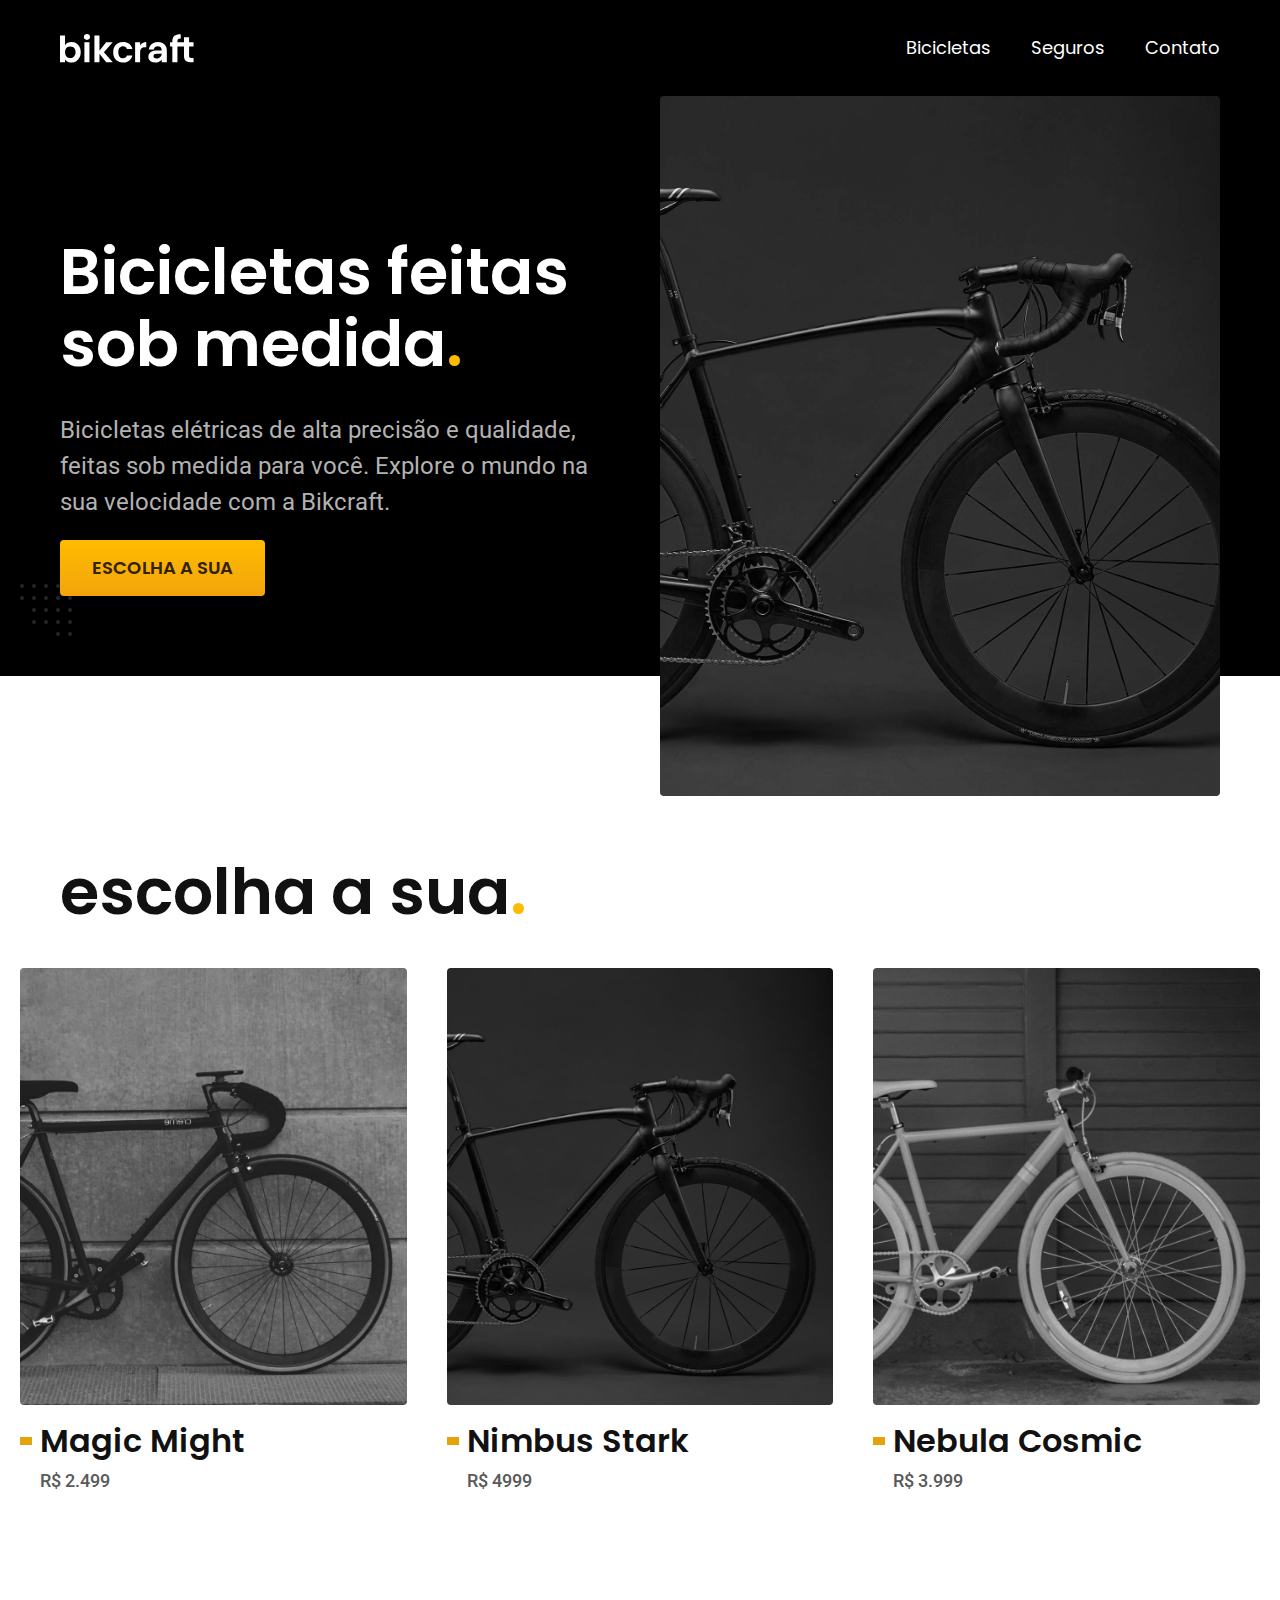
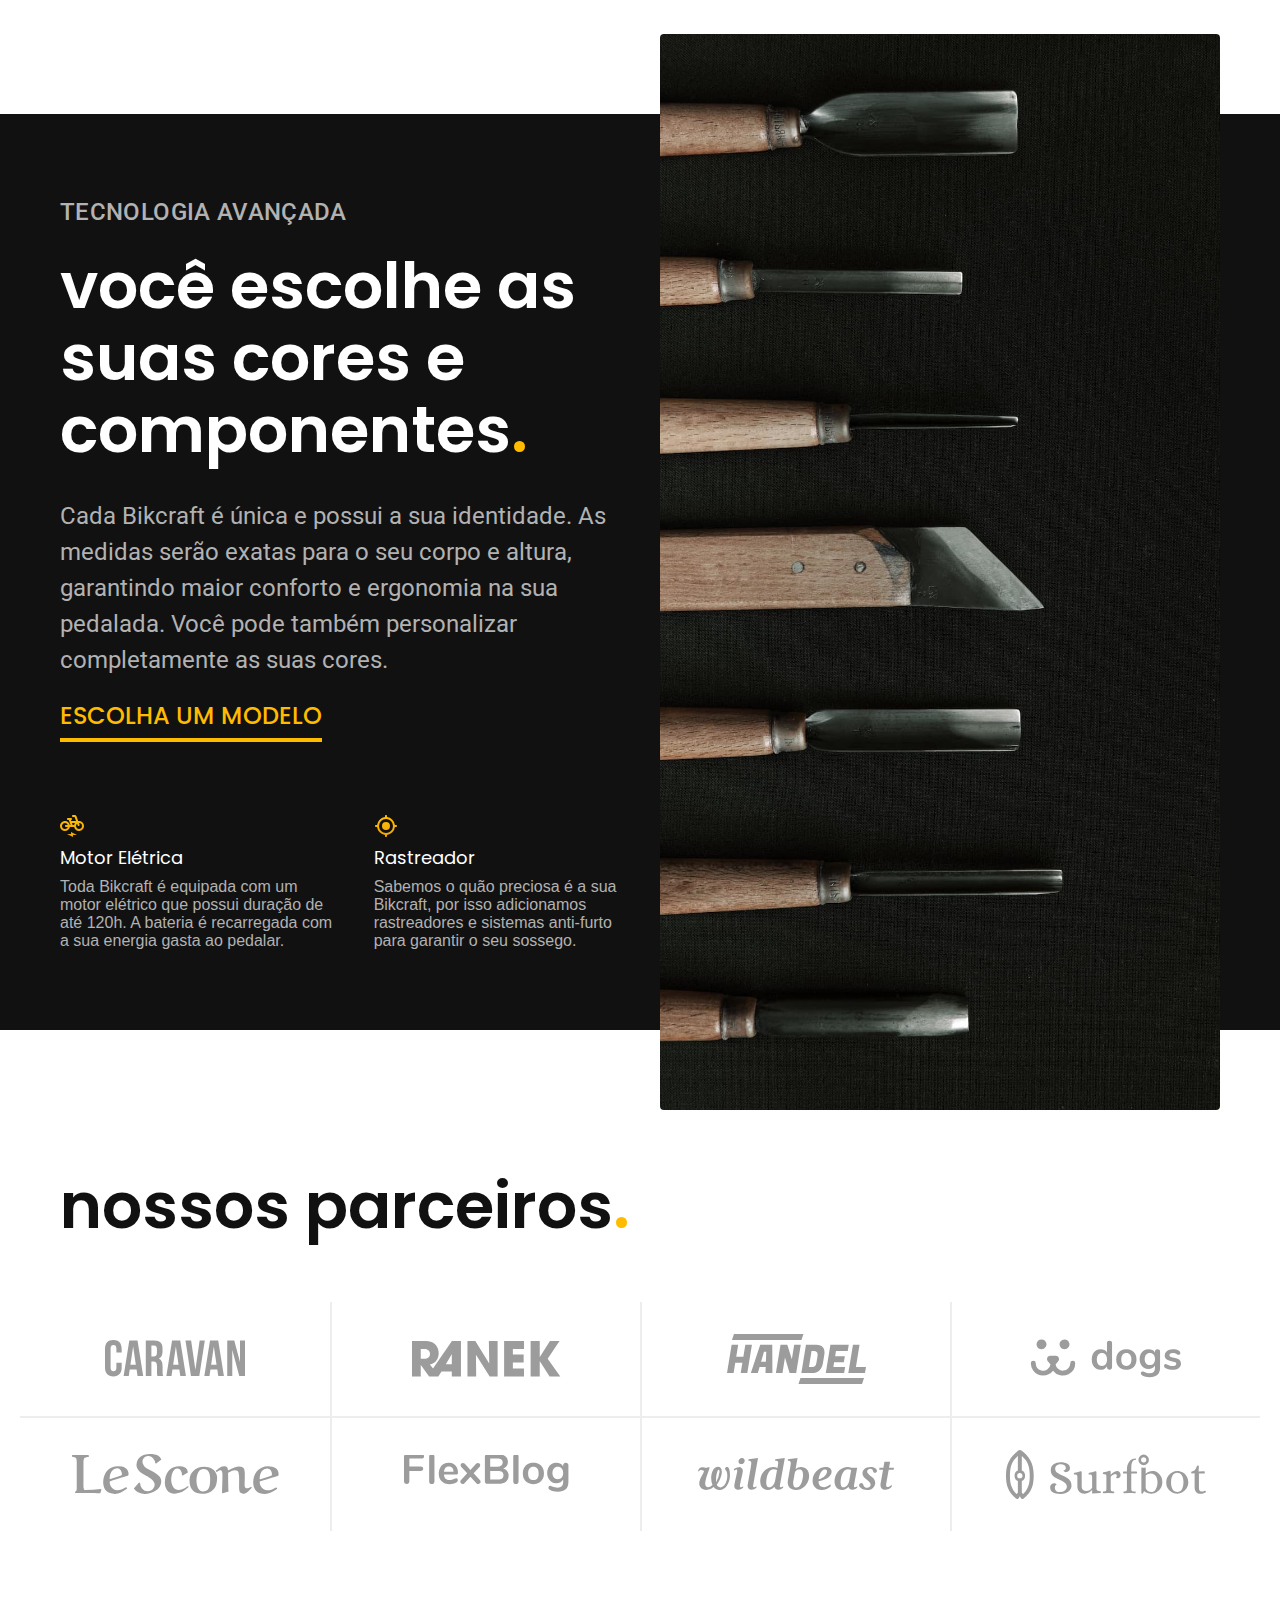
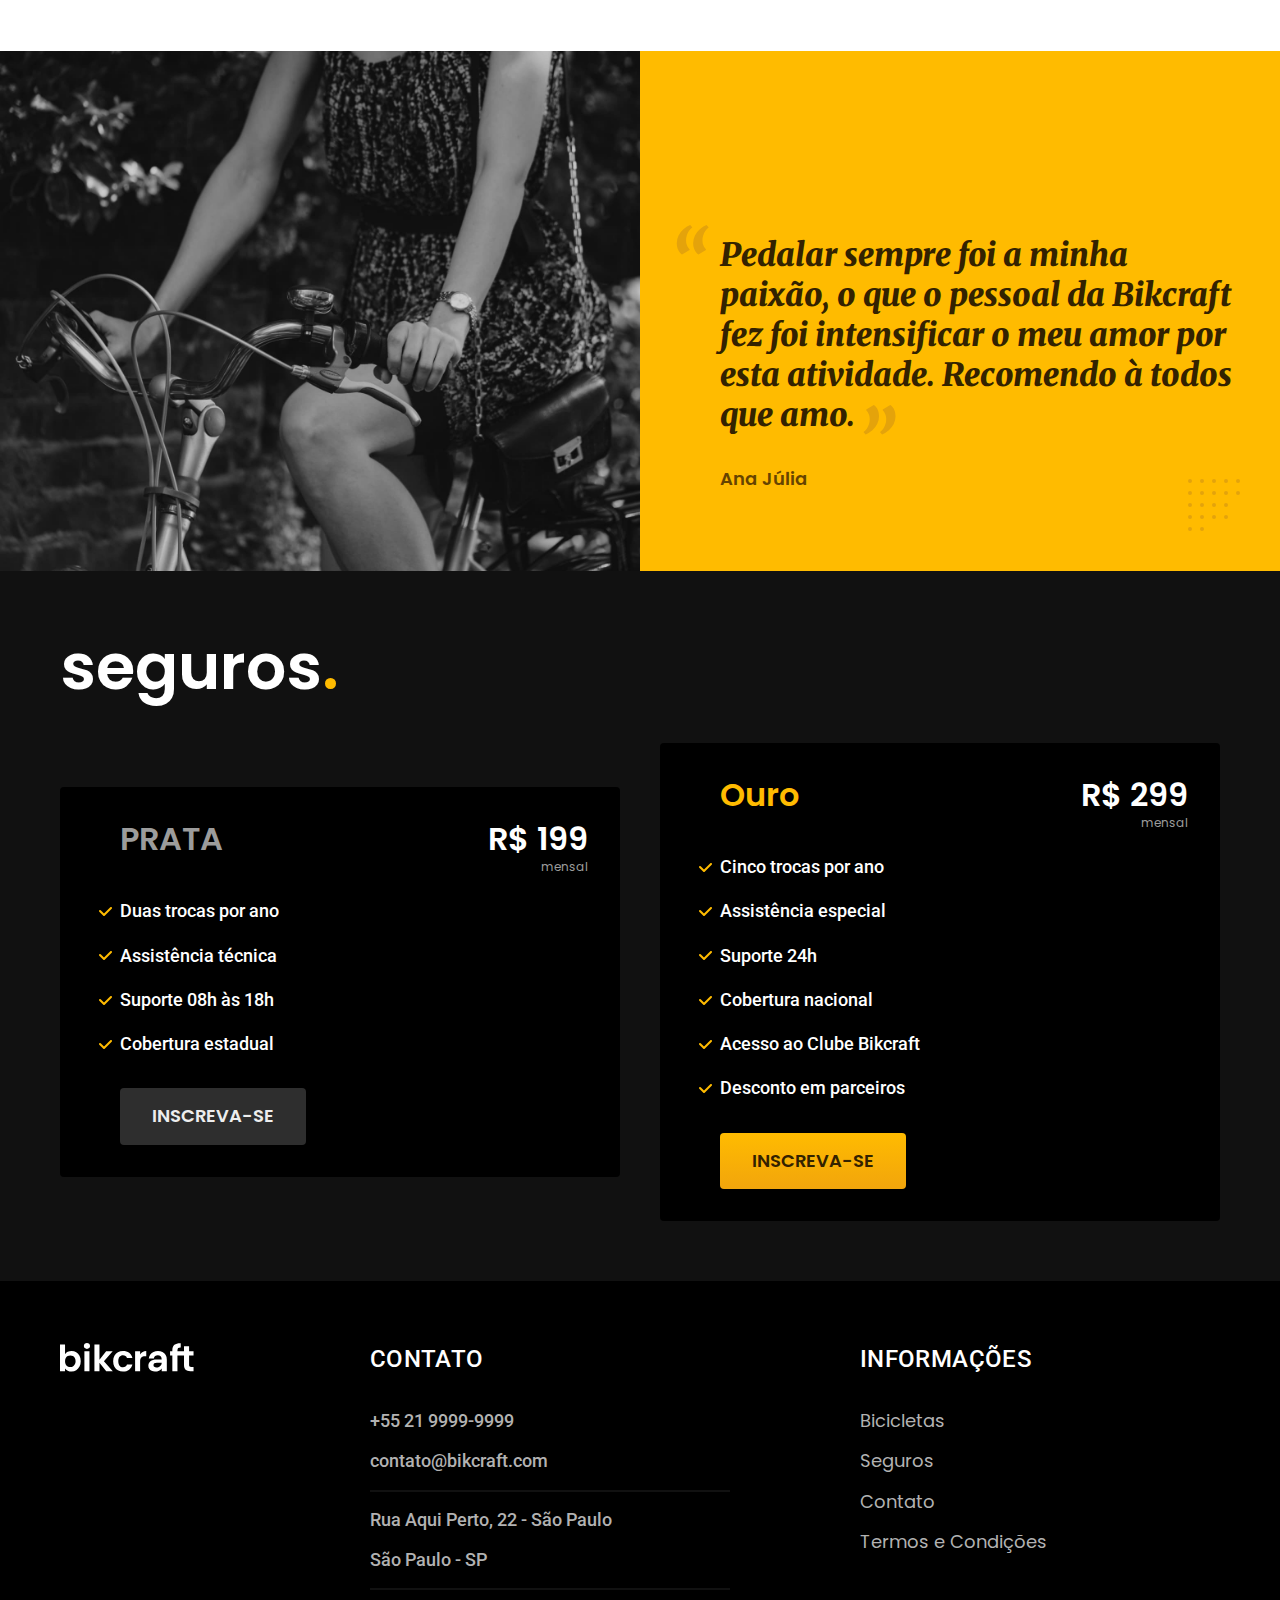
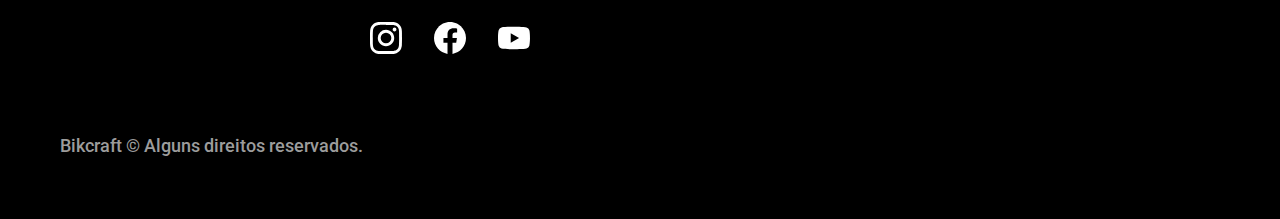
<file: index.html>
<!DOCTYPE html>
<html lang="pt-br">

<head>
  <meta charset="UTF-8">
  <meta name="viewport" content="width=device-width, initial-scale=1.0">
  <title>Bikcraft - Bicicletas Elétricas</title>
  <meta name="description" content="Bicicletas elétricas de alta precisão e qualidade, feitas sob medida para você. Explore o mundo na sua velocidade com a Bikcraft.">
  <link rel="icon" href="./favicon.svg" type="image/svg+xml">
  <link rel="preload" href="./css/style.min.css" as="style">
  <link rel="stylesheet" href="./css/style.min.css">

  <link rel=" preconnect" href="https://fonts.googleapis.com">
  <link rel="preconnect" href="https://fonts.gstatic.com" crossorigin>
  <link href="https://fonts.googleapis.com/css2?family=Merriweather:ital,wght@1,900&family=Poppins:wght@400;600&family=Roboto:wght@400;500&display=swap" rel="stylesheet">

  <script>document.documentElement.classList.add('js')</script>
</head>

<body>
  <header class="header-bg">
    <div class="header container">
      <a href="./">
        <img src="./img/bikcraft.svg" alt="Bikcraft" width="136" height="32">
      </a>
      <nav aria-label="primaria">
        <ul class="header-menu font-1-m cor-0">
          <li><a href="./bicicletas.html">Bicicletas</a></li>
          <li><a href="./seguros.html">Seguros</a></li>
          <li><a href="./contato.html">Contato</a></li>
        </ul>
      </nav>
    </div>
  </header>

  <main class="introducao-bg">
    <div class="introducao container">
      <div class="introducao-conteudo">
        <h1 class="font-1-xxl cor-0 fadeInDown" data-anime="200">Bicicletas feitas sob medida<span class="cor-p1">.</span></h1>
        <p class="font-2-l cor-5 fadeInDown" data-anime="400">Bicicletas elétricas de alta precisão e qualidade, feitas sob medida para você. Explore o mundo na sua velocidade com a Bikcraft.</p>
        <a class="btn fadeInDown" data-anime="600" href="./bicicletas.html">Escolha a sua</a>
      </div>
      <picture class="fadeInDown" data-anime="800">
        <source media="(max-width: 800px)" srcset="./img/bicicletas/nimbus.jpg">
        <img src="./img/fotos/introducao.jpg" alt="Bicicleta elétrica preta" width="1280" height="1600">
      </picture>
    </div>
  </main>

  <article class="bicicletas-lista">
    <h2 class="font-1-xxl container">escolha a sua<span class="cor-p1">.</span></h2>

    <ul>
      <li>
        <a href="./bicicletas/magic.html">
          <img src="./img/bicicletas/magic-home.jpg" alt="Bicicleta Preta" width="920" height="1040">
          <h3 class="font-1-xl">Magic Might</h3>
          <span class="font-2-m cor-8">R$ 2.499</span>
        </a>
      </li>
      <li>
        <a href="./bicicletas/nimbus.html">
          <img src="./img/bicicletas/nimbus-home.jpg" alt="Bicicleta Preta" width="920" height="1040">
          <h3 class="font-1-xl">Nimbus Stark</h3>
          <span class="font-2-m cor-8">R$ 4999</span>
        </a>
      </li>
      <li>
        <a href="./bicicletas/nebula.html">
          <img src="./img/bicicletas/nebula-home.jpg" alt="Bicicleta Branca" width="920" height="1040">
          <h3 class="font-1-xl">Nebula Cosmic</h3>
          <span class="font-2-m cor-8">R$ 3.999</span>
        </a>
      </li>
    </ul>
  </article>

  <article class="tecnologia-bg">
    <div class="tecnologia container">
      <div class="tecnologia-conteudo">
        <span class="font-2-l-b cor-5">Tecnologia Avançada</span>
        <h2 class="font-1-xxl cor-0">você escolhe as suas cores e componentes<span class="cor-p1">.</span></h2>
        <p class="font-2-l cor-5">Cada Bikcraft é única e possui a sua identidade. As medidas serão exatas para o seu corpo e altura, garantindo maior conforto e ergonomia na sua pedalada. Você pode também personalizar completamente as suas cores.</p>
        <a href="./bicicletas.html" class="link"> Escolha um modelo </a>
        <div class="tecnologia-vantagens">
          <div>
            <img src="./img/icones/eletrica.svg" alt="" width="24" height="24">
            <h3 class="font-1-m cor-0">Motor Elétrica</h3>
            <p class="font-2-s cor-5">Toda Bikcraft é equipada com um motor elétrico que possui duração de até 120h. A bateria é recarregada com a sua energia gasta ao pedalar.</p>
          </div>
          <div>
            <img src="./img/icones/rastreador.svg" alt="" width="24" height="24">
            <h3 class="font-1-m cor-0">Rastreador</h3>
            <p class="font-2-s cor-5">Sabemos o quão preciosa é a sua Bikcraft, por isso adicionamos rastreadores e sistemas anti-furto para garantir o seu sossego.</p>
          </div>
        </div>
      </div>
      <div class="tecnologia-imagem">
        <img src="./img/fotos/tecnologia.jpg" alt="" width="1200" height="1920">
      </div>
    </div>
  </article>

  <section class="parceiros" aria-label="Nossos Parceiros">
    <h2 class="container font-1-xxl">nossos parceiros<span class="cor-p1">.</span></h2>
    <ul>
      <li><img src="./img/parceiros/caravan.svg" alt="caravan" width="140" height="38"></li>
      <li><img src="./img/parceiros/ranek.svg" alt="ranek" width="149" height="36"></li>
      <li><img src="./img/parceiros/handel.svg" alt="handel" width="139" height="50"></li>
      <li><img src="./img/parceiros/dogs.svg" alt="dogs" width="152" height="39"></li>
      <li><img src="./img/parceiros/lescone.svg" alt="lescone" width="208" height="41"></li>
      <li><img src="./img/parceiros/flexblog.svg" alt="flexblog" width="165" height="38"></li>
      <li><img src="./img/parceiros/wildbeast.svg" alt="wildbeast" width="196" height="34"></li>
      <li><img src="./img/parceiros/surfbot.svg" alt="surfbot" width="200" height="49"></li>
    </ul>
  </section>

  <section class="depoimento" aria-label="Depoimento">
    <div>
      <img src="./img/fotos/depoimento.jpg" alt="Pessoa pedalando uma Bikcraft" width="1560" height="1360">
    </div>
    <div class="depoimento-conteudo">
      <blockquote class="font-1-xl cor-p5">
        <p>Pedalar sempre foi a minha paixão, o que o pessoal da Bikcraft fez foi intensificar o meu amor por esta atividade. Recomendo à todos que amo.</p>
      </blockquote>
      <span class="font-1-m-b cor-p4">Ana Júlia</span>
    </div>
  </section>

  <article class="seguros-bg">
    <div class="seguros container">
      <h2 class="font-1-xxl cor-0">seguros<span class="cor-p1">.</span></h2>
      <div class="seguros-item">
        <h3 class="font-1-xl cor-6">PRATA</h3>
        <span class="font-1-xl cor-0">R$ 199 <span class="font-1-xs cor-6">mensal</span></span>
        <ul class="font-2-m cor-0">
          <li>Duas trocas por ano</li>
          <li>Assistência técnica</li>
          <li>Suporte 08h às 18h</li>
          <li>Cobertura estadual</li>
        </ul>
        <a class="btn secundario" href="./orcamento.html?tipo=seguro&produto=prata">Inscreva-se</a>
      </div>

      <div class="seguros-item">
        <h3 class="font-1-xl cor-p1">Ouro</h3>
        <span class="font-1-xl cor-0">R$ 299 <span class="font-1-xs cor-6">mensal</span></span>
        <ul class="font-2-m cor-0">
          <li>Cinco trocas por ano</li>
          <li>Assistência especial</li>
          <li>Suporte 24h</li>
          <li>Cobertura nacional</li>
          <li>Acesso ao Clube Bikcraft</li>
          <li>Desconto em parceiros</li>
        </ul>
        <a class="btn" href="./orcamento.html?tipo=seguro&produto=ouro">Inscreva-se</a>
      </div>
    </div>
  </article>

  <footer class="footer-bg">
    <div class="footer container">
      <img src="./img/bikcraft.svg" width="136" height="32" alt="Bikcraft">
      <div class="footer-contato">
        <h3 class="font-2-l-b cor-0">Contato</h3>
        <ul class="font-2-m cor-5">
          <li><a href="tel:+552199999999">+55 21 9999-9999</a></li>
          <li><a href="mailto:zeigalz1.0@gmail.com">contato@bikcraft.com</a></li>
          <li>Rua Aqui Perto, 22 - São Paulo</li>
          <li>São Paulo - SP</li>
        </ul>
        <div class="footer-redes">
          <a href="./">
            <img src="./img/redes/instagram.svg" width="32" height="32" alt="Instagram">
          </a>
          <a href="./">
            <img src="./img/redes/facebook.svg" width="32" height="32" alt="Facebook">
          </a>
          <a href="./">
            <img src="./img/redes/youtube.svg" width="32" height="32" alt="Youtube">
          </a>
        </div>
      </div>
      <div class="footer-informacoes">
        <h3 class="font-2-l-b cor-0">Informações</h3>
        <nav>
          <ul class="font-1-m cor-5">
            <li><a href="./bicicletas.html">Bicicletas</a></li>
            <li><a href="./seguros.html">Seguros</a></li>
            <li><a href="./contato.html">Contato</a></li>
            <li><a href="./termos.html">Termos e Condições</a></li>
          </ul>
        </nav>
      </div>
      <p class="footer-copy font-2-m cor-6">Bikcraft © Alguns direitos reservados.</p>
    </div>
  </footer>
  <script src="./js/plugins/simple-anime.js"></script>
  <script src="./js/script.js"></script>
</body>

</html>
</file>
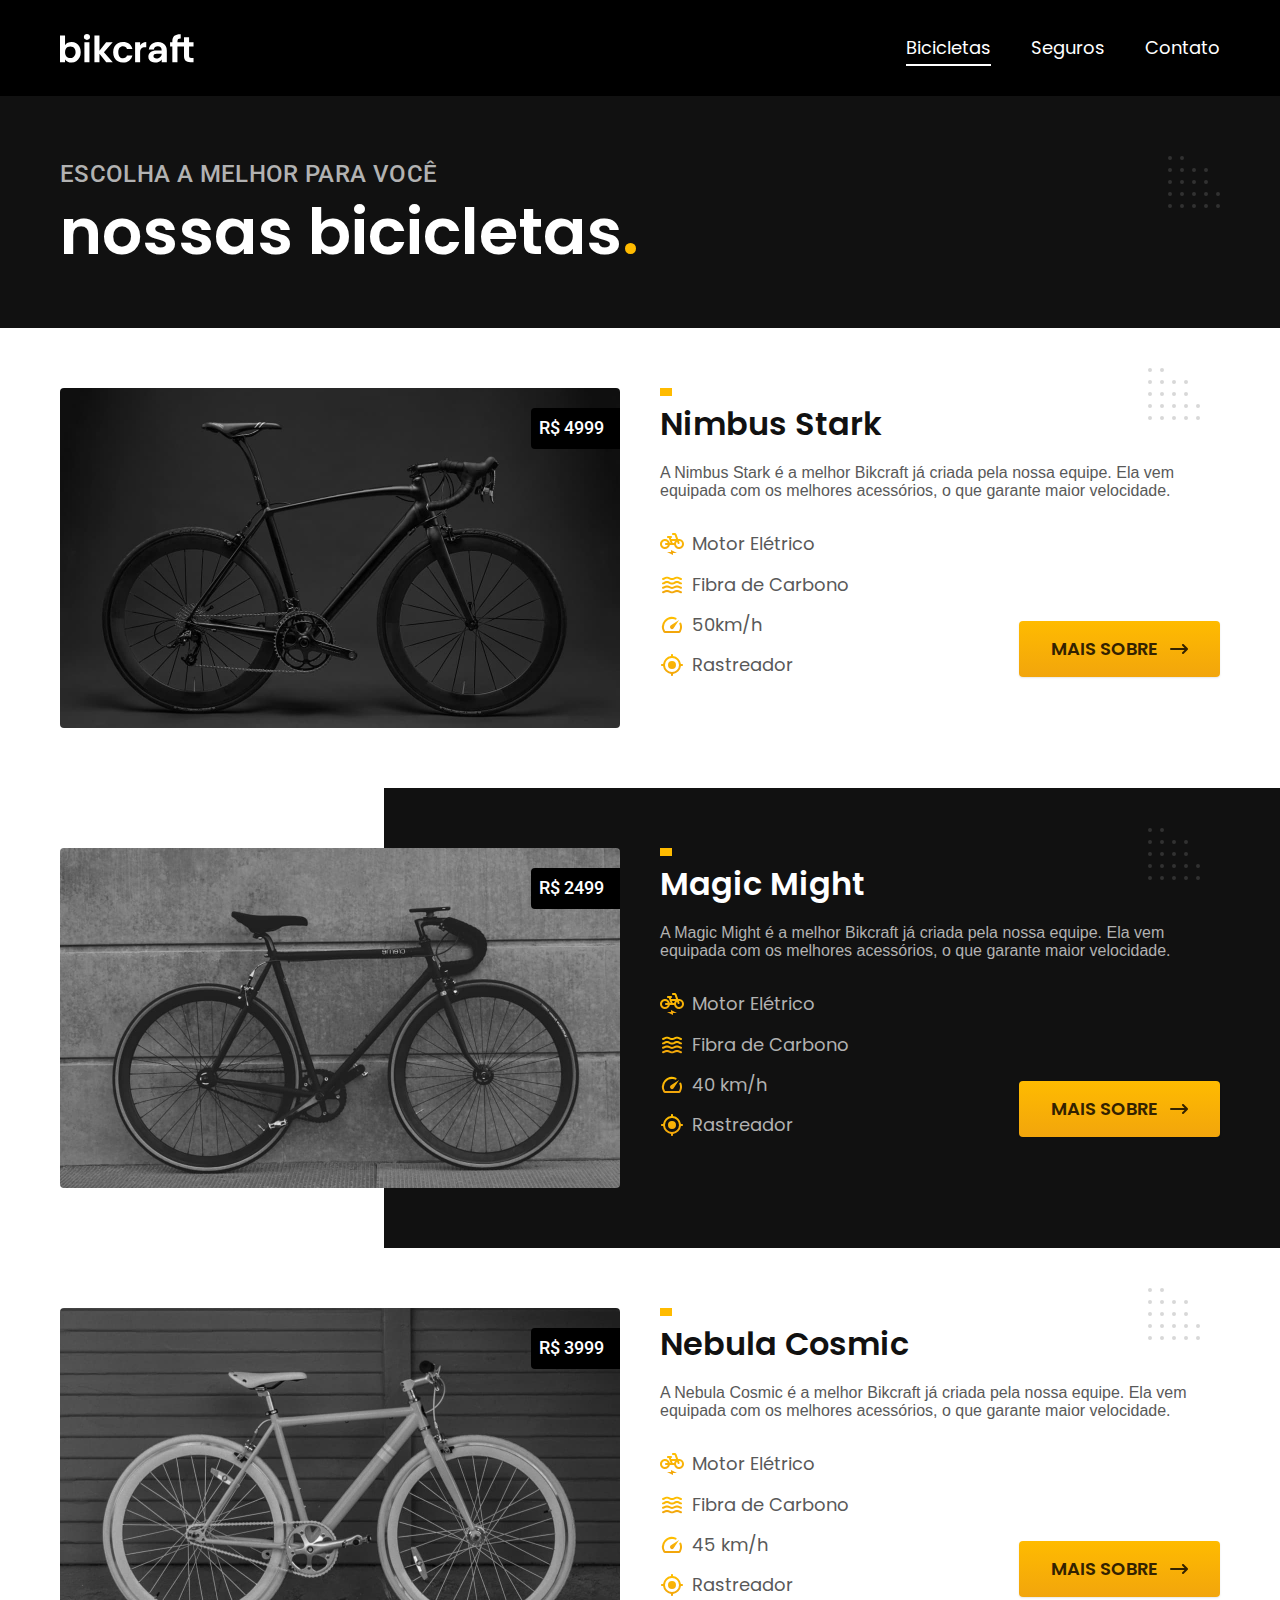
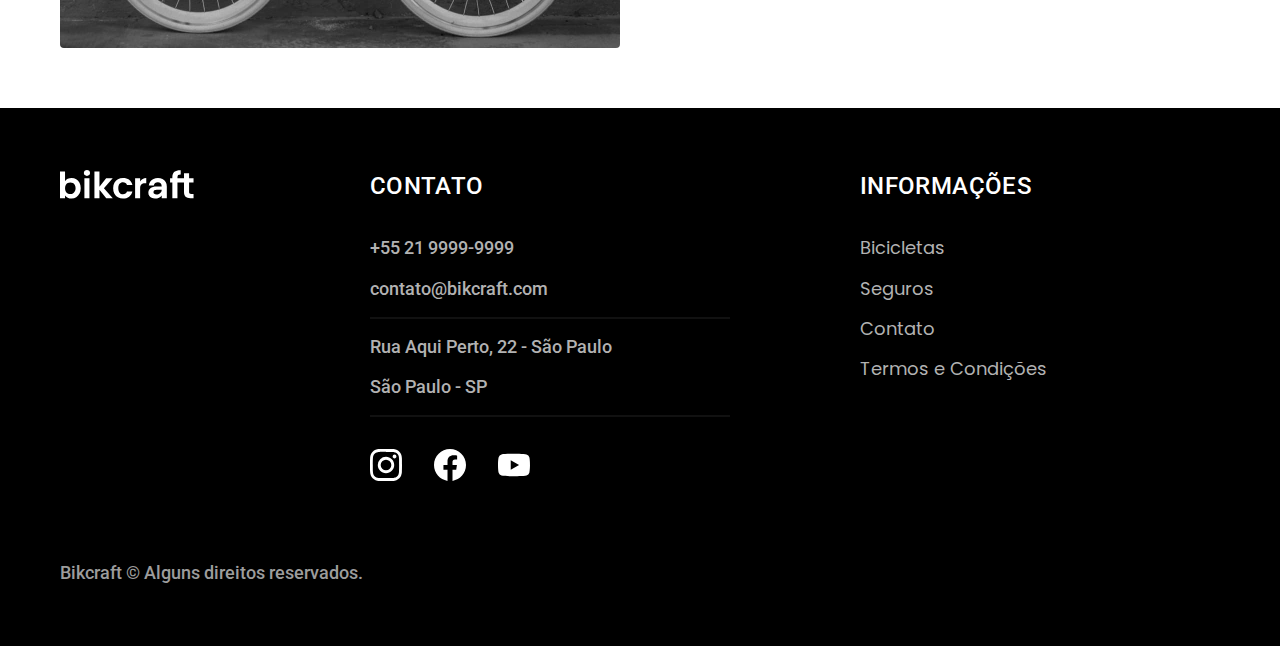
<file: bicicletas.html>
<!DOCTYPE html>
<html lang="pt-br">

<head>
  <meta charset="UTF-8">
  <meta name="viewport" content="width=device-width, initial-scale=1.0">
  <title>Bicicletas | Bikcraft - Bicicletas Elétricas</title>
  <meta name="description" content="Bicicletas das quais o usuário pode escolher">
  <link rel="icon" href="./favicon.svg" type="image/svg+xml">
  <link rel="preload" href="./css/style.min.css" as="style">
  <link rel="stylesheet" href="./css/style.min.css">

  <link rel=" preconnect" href="https://fonts.googleapis.com">
  <link rel="preconnect" href="https://fonts.gstatic.com" crossorigin>
  <link href="https://fonts.googleapis.com/css2?family=Merriweather:ital,wght@1,900&family=Poppins:wght@400;600&family=Roboto:wght@400;500&display=swap" rel="stylesheet">

  <script>document.documentElement.classList.add('js')</script>
</head>

<body id="bicicletas">
  <header class="header-bg">
    <div class="header container">
      <a href="./">
        <img src="./img/bikcraft.svg" alt="Bikcraft" width="136" height="32">
      </a>
      <nav aria-label="primaria">
        <ul class="header-menu font-1-m cor-0">
          <li><a href="./bicicletas.html">Bicicletas</a></li>
          <li><a href="./seguros.html">Seguros</a></li>
          <li><a href="./contato.html">Contato</a></li>
        </ul>
      </nav>
    </div>
  </header>

  <main>
    <div class="titulo-bg">
      <div class="titulo container">
        <p class="font-2-l-b cor-5">Escolha a melhor para você</p>
        <h1 class="font-1-xxl cor-0">nossas bicicletas<span class="cor-p1">.<span></h1>
      </div>
    </div>

    <div class="bicicletas container">
      <div class="bicicletas-imagem">
        <img src="./img/bicicletas/nimbus.jpg" alt="Bicicleta Preta" width="1120" height="680">
        <span class="font-2-m cor-0">R$ 4999</span>
      </div>
      <div class="bicicletas-conteudo">
        <h2 class="font-1-xl">Nimbus Stark</h2>
        <p class="font-2-s cor-8">A Nimbus Stark é a melhor Bikcraft já criada pela nossa equipe. Ela vem equipada com os melhores acessórios, o que garante maior velocidade.</p>
        <ul class="font-1-m cor-8">
          <li>
            <img src="./img/icones/eletrica.svg" alt="" width="24" height="24">Motor Elétrico
          </li>
          <li>
            <img src="./img/icones/carbono.svg" alt="" width="24" height="24">Fibra de Carbono
          </li>
          <li>
            <img src="./img/icones/velocidade.svg" alt="" width="24" height="24">50km/h
          </li>
          <li>
            <img src="./img/icones/rastreador.svg" alt="" width="24" height="24">Rastreador
          </li>
        </ul>
        <a class="btn seta" href="./bicicletas/nimbus.html">Mais Sobre</a>
      </div>
    </div>

    <div class="bicicletas-bg">
      <div class="bicicletas container">
        <div class="bicicletas-imagem">
          <img src="./img/bicicletas/magic.jpg" alt="Bicicleta Preta" width="1120" height="680">
          <span class="font-2-m cor-0">R$ 2499</span>
        </div>
        <div class="bicicletas-conteudo">
          <h2 class="font-1-xl cor-0">Magic Might</h2>
          <p class="font-2-s cor-5">A Magic Might é a melhor Bikcraft já criada pela nossa equipe. Ela vem equipada com os melhores acessórios, o que garante maior velocidade.</p>
          <ul class="font-1-m cor-5">
            <li>
              <img src="./img/icones/eletrica.svg" alt="" width="24" height="24">Motor Elétrico
            </li>
            <li>
              <img src="./img/icones/carbono.svg" alt="" width="24" height="24">Fibra de Carbono
            </li>
            <li>
              <img src="./img/icones/velocidade.svg" alt="" width="24" height="24">40 km/h
            </li>
            <li>
              <img src="./img/icones/rastreador.svg" alt="" width="24" height="24">Rastreador
            </li>
          </ul>
          <a class="btn seta" href="./bicicletas/magic.html">Mais Sobre</a>
        </div>
      </div>
    </div>

    <div class="bicicletas container">
      <div class="bicicletas-imagem">
        <img src="./img/bicicletas/nebula.jpg" alt="Bicicleta Preta" width="1120" height="680">
        <span class="font-2-m cor-0">R$ 3999</span>
      </div>
      <div class="bicicletas-conteudo">
        <h2 class="font-1-xl">Nebula Cosmic</h2>
        <p class="font-2-s cor-8">A Nebula Cosmic é a melhor Bikcraft já criada pela nossa equipe. Ela vem equipada com os melhores acessórios, o que garante maior velocidade.</p>
        <ul class="font-1-m cor-8">
          <li>
            <img src="./img/icones/eletrica.svg" alt="" width="24" height="24">Motor Elétrico
          </li>
          <li>
            <img src="./img/icones/carbono.svg" alt="" width="24" height="24">Fibra de Carbono
          </li>
          <li>
            <img src="./img/icones/velocidade.svg" alt="" width="24" height="24">45 km/h
          </li>
          <li>
            <img src="./img/icones/rastreador.svg" alt="" width="24" height="24">Rastreador
          </li>
        </ul>
        <a class="btn seta" href="./bicicletas/nebula.html">Mais Sobre</a>
      </div>
    </div>

  </main>

  <footer class="footer-bg">
    <div class="footer container">
      <img src="./img/bikcraft.svg" width="136" height="32" alt="Bikcraft">
      <div class="footer-contato">
        <h3 class="font-2-l-b cor-0">Contato</h3>
        <ul class="font-2-m cor-5">
          <li><a href="tel:+552199999999">+55 21 9999-9999</a></li>
          <li><a href="mailto:zeigalz1.0@gmail.com">contato@bikcraft.com</a></li>
          <li>Rua Aqui Perto, 22 - São Paulo</li>
          <li>São Paulo - SP</li>
        </ul>
        <div class="footer-redes">
          <a href="./">
            <img src="./img/redes/instagram.svg" width="32" height="32" alt="Instagram">
          </a>
          <a href="./">
            <img src="./img/redes/facebook.svg" width="32" height="32" alt="Facebook">
          </a>
          <a href="./">
            <img src="./img/redes/youtube.svg" width="32" height="32" alt="Youtube">
          </a>
        </div>
      </div>
      <div class="footer-informacoes">
        <h3 class="font-2-l-b cor-0">Informações</h3>
        <nav>
          <ul class="font-1-m cor-5">
            <li><a href="./bicicletas.html">Bicicletas</a></li>
            <li><a href="./seguros.html">Seguros</a></li>
            <li><a href="./contato.html">Contato</a></li>
            <li><a href="./termos.html">Termos e Condições</a></li>
          </ul>
        </nav>
      </div>
      <p class="footer-copy font-2-m cor-6">Bikcraft © Alguns direitos reservados.</p>
    </div>
  </footer>
  <script src="./js/script.js"></script>
</body>

</html>
</file>
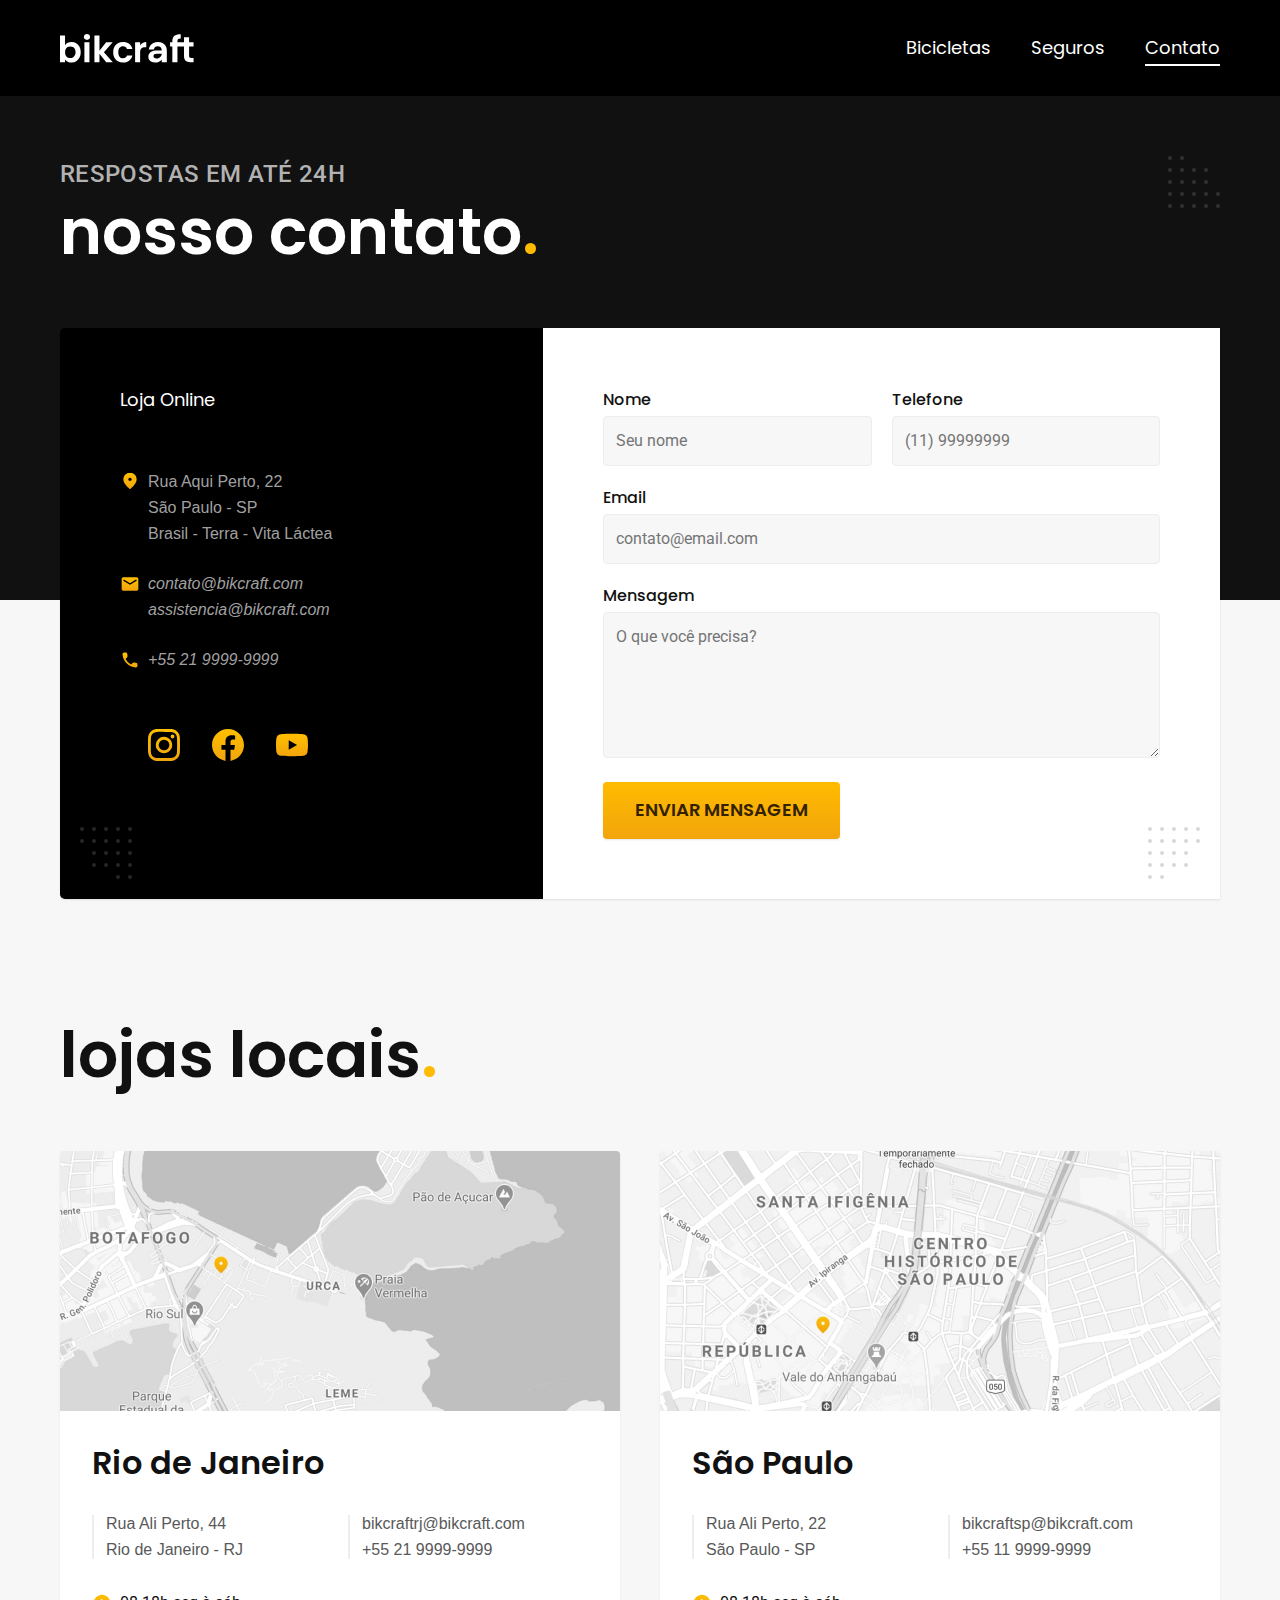
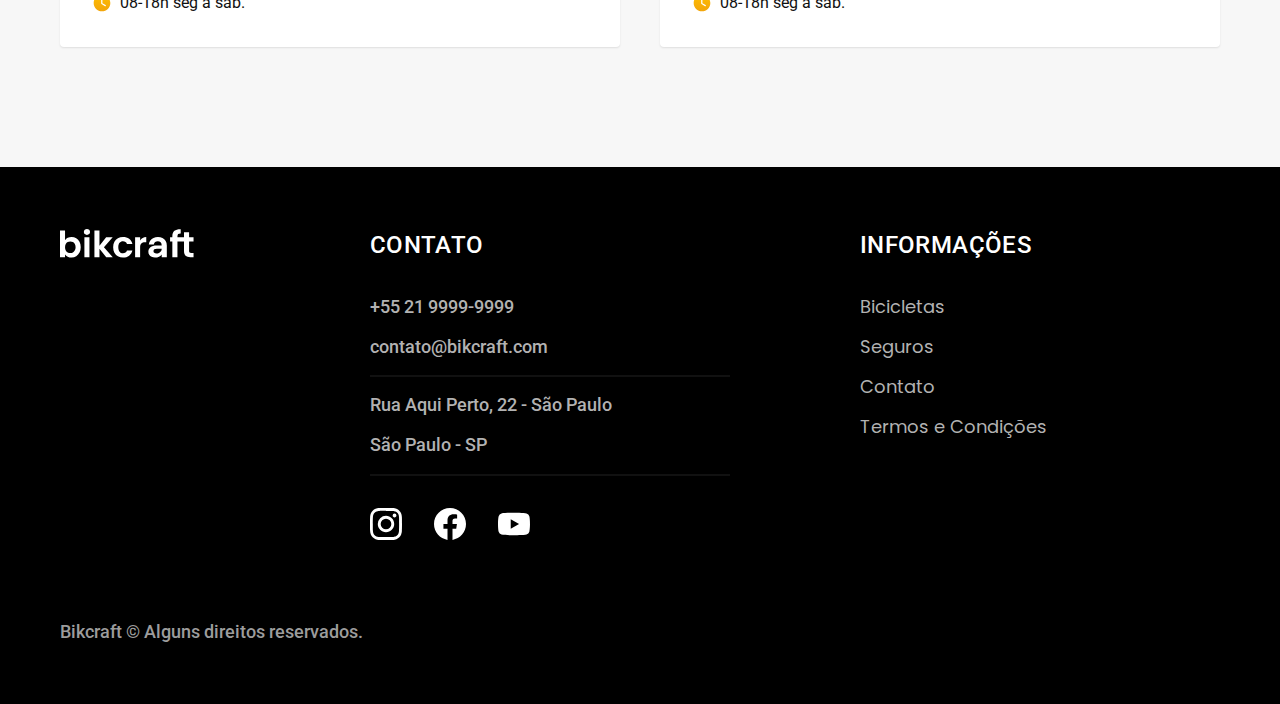
<file: contato.html>
<!DOCTYPE html>
<html lang="pt-br">

<head>
  <meta charset="UTF-8">
  <meta name="viewport" content="width=device-width, initial-scale=1.0">
  <title>Contato | Bikcraft - Bicicletas Elétricas</title>
  <meta name="description" content="Entre em contato com a Bikcraft caso precise de ajuda ou retirar dúvidas">
  <link rel="icon" href="./favicon.svg" type="image/svg+xml">
  <link rel="preload" href="./css/style.min.css" as="style">
  <link rel="stylesheet" href="./css/style.min.css">

  <link rel=" preconnect" href="https://fonts.googleapis.com">
  <link rel="preconnect" href="https://fonts.gstatic.com" crossorigin>
  <link href="https://fonts.googleapis.com/css2?family=Merriweather:ital,wght@1,900&family=Poppins:wght@400;600&family=Roboto:wght@400;500&display=swap" rel="stylesheet">

  <script>document.documentElement.classList.add('js')</script>
</head>

<body id="contato">
  <header class="header-bg">
    <div class="header container">
      <a href="./">
        <img src="./img/bikcraft.svg" alt="Bikcraft" width="136" height="32">
      </a>
      <nav aria-label="primaria">
        <ul class="header-menu font-1-m cor-0">
          <li><a href="./bicicletas.html">Bicicletas</a></li>
          <li><a href="./seguros.html">Seguros</a></li>
          <li><a href="./contato.html">Contato</a></li>
        </ul>
      </nav>
    </div>
  </header>

  <main>
    <div class="titulo-bg">
      <div class="titulo container">
        <p class="font-2-l-b cor-5">Respostas em até 24h</p>
        <h1 class="font-1-xxl cor-0">nosso contato<span class="cor-p1">.<span></h1>
      </div>
    </div>
    <div class="contato container">
      <section class="contato-dados" aria-label="Endereço">
        <h2 class="font-1-m cor-0">Loja Online</h2>
        <div class="contato-endereco font-2-s cor-4">
          <p>Rua Aqui Perto, 22</p>
          <p>São Paulo - SP</p>
          <p>Brasil - Terra - Vita Láctea</p>
        </div>
        <address class="contato-meios font-2-s cor-4">
          <a href="mailto:zeig1.0@gmail.com">contato@bikcraft.com</a>
          <a href="mailto:zeig1.0@gmail.com">assistencia@bikcraft.com</a>
          <a href="tel:+552199999999">+55 21 9999-9999</a>
        </address>
        <div class="contato-redes">
          <a href="./">
            <img src="./img/redes/instagram-p.svg" width="32" height="32" alt="Instagram">
          </a>
          <a href="./">
            <img src="./img/redes/facebook-p.svg" width="32" height="32" alt="Facebook">
          </a>
          <a href="./">
            <img src="./img/redes/youtube-p.svg" width="32" height="32" alt="Youtube">
          </a>
        </div>
      </section>
      <section class="contato-formulario" aria-label="Formulário">
        <form action="./enviar.php" class="form" method="post">
          <div>
            <label for="nome">Nome</label>
            <input type="text" id="nome" name="nome" placeholder="Seu nome">
          </div>
          <div>
            <label for="telefone">Telefone</label>
            <input type="text" id="Telefone" name="Telefone" placeholder="(11) 99999999">
          </div>
          <div class="col-2">
            <label for="email">Email</label>
            <input type="email" id="email" name="email" placeholder="contato@email.com" required>
          </div>
          <div class="col-2">
            <label for="mensagem">Mensagem</label>
            <textarea rows="5" id="mensagem" name="mensagem" placeholder="O que você precisa?"></textarea>
          </div>
          <button class="btn .col-2">Enviar mensagem</button>
        </form>
      </section>
    </div>
  </main>

  <article class="lojas container">
    <h2 class="font-1-xxl">lojas locais<span class="cor-p1">.</span></h2>
    <div class="lojas-item">
      <img src="./img/lojas/rj.jpg " alt="mapa marcando nossa loja na Rua Ali Perto, 44, Rio de Janeiro - RJ" width="1120" height="520">
      <div class="lojas-conteudo">
        <h3 class="font-1-xl">Rio de Janeiro</h3>
        <div class="lojas-dados font-2-s cor-8">
          <p>Rua Ali Perto, 44</p>
          <p>Rio de Janeiro - RJ</p>
        </div>
        <div class="lojas-dados font-2-s cor-8">
          <a href="mailto:zeig1.0@gmail.com">bikcraftrj@bikcraft.com</a>
          <a href="tel:+552199999999">+55 21 9999-9999</a>
        </div>
        <p class="lojas-tempo font-1-s"><img src="./img/icones/horario.svg" alt="" width="20" height="20">08-18h seg à sáb.</p>
      </div>
    </div>
    <div class="lojas-item">
      <img src="./img/lojas/sp.jpg" alt="mapa marcando nossa loja na Rua Ali Perto, 22, São Paulo - SP" width="1120" height="520">
      <div class="lojas-conteudo">
        <h3 class="font-1-xl">São Paulo</h3>
        <div class="lojas-dados font-2-s cor-8">
          <p>Rua Ali Perto, 22</p>
          <p>São Paulo - SP</p>
        </div>
        <div class="lojas-dados font-2-s cor-8">
          <a href="mailto:zeig1.0@gmail.com">bikcraftsp@bikcraft.com</a>
          <a href="tel:+552199999999">+55 11 9999-9999</a>
        </div>
        <p class="lojas-tempo font-1-s"><img src="./img/icones/horario.svg" alt="" width="20" height="20">08-18h seg à sáb.</p>
      </div>
    </div>
  </article>

  <footer class="footer-bg">
    <div class="footer container">
      <img src="./img/bikcraft.svg" width="136" height="32" alt="Bikcraft">
      <div class="footer-contato">
        <h3 class="font-2-l-b cor-0">Contato</h3>
        <ul class="font-2-m cor-5">
          <li><a href="tel:+552199999999">+55 21 9999-9999</a></li>
          <li><a href="mailto:zeigalz1.0@gmail.com">contato@bikcraft.com</a></li>
          <li>Rua Aqui Perto, 22 - São Paulo</li>
          <li>São Paulo - SP</li>
        </ul>
        <div class="footer-redes">
          <a href="./">
            <img src="./img/redes/instagram.svg" width="32" height="32" alt="Instagram">
          </a>
          <a href="./">
            <img src="./img/redes/facebook.svg" width="32" height="32" alt="Facebook">
          </a>
          <a href="./">
            <img src="./img/redes/youtube.svg" width="32" height="32" alt="Youtube">
          </a>
        </div>
      </div>
      <div class="footer-informacoes">
        <h3 class="font-2-l-b cor-0">Informações</h3>
        <nav>
          <ul class="font-1-m cor-5">
            <li><a href="./bicicletas.html">Bicicletas</a></li>
            <li><a href="./seguros.html">Seguros</a></li>
            <li><a href="./contato.html">Contato</a></li>
            <li><a href="./termos.html">Termos e Condições</a></li>
          </ul>
        </nav>
      </div>
      <p class="footer-copy font-2-m cor-6">Bikcraft © Alguns direitos reservados.</p>
    </div>
  </footer>
  <script src="./js/script.js"></script>
  <script src="./js/formulario.js"></script>
</body>

</html>
</file>
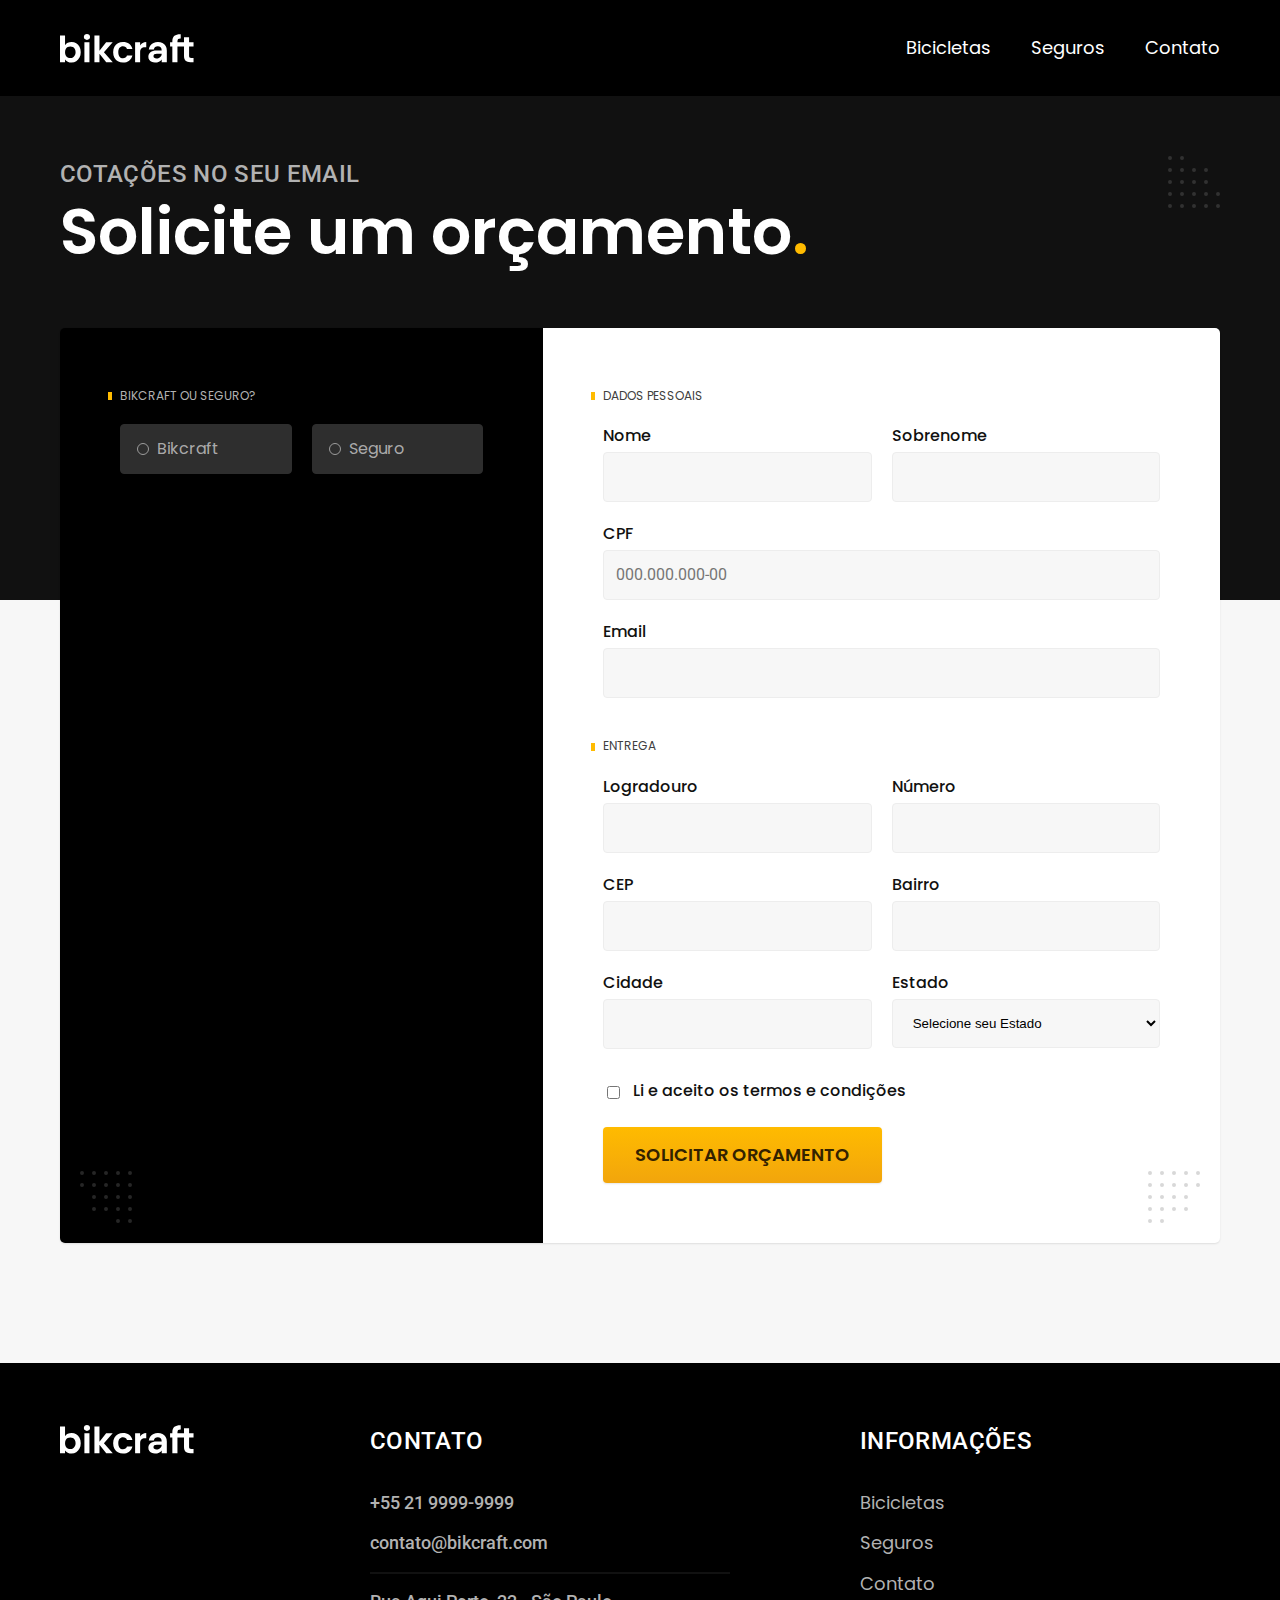
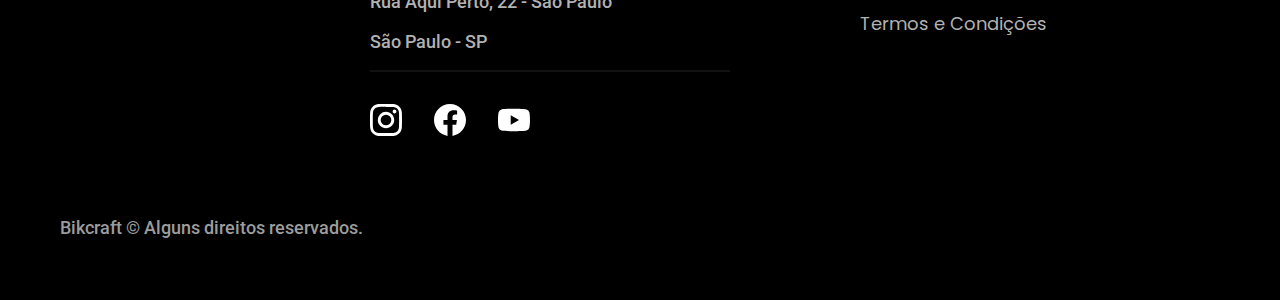
<file: orcamento.html>
<!DOCTYPE html>
<html lang="pt-br">

<head>
  <meta charset="UTF-8">
  <meta name="viewport" content="width=device-width, initial-scale=1.0">
  <title>Orçamento | Faça seu orçamento | Bikcraft - Bicicletas Elétricas</title>
  <meta name="description" content="Faça o orçamento da sua bikcraft">

  <link rel="icon" href="./favicon.svg" type="image/svg+xml">
  <link rel="preload" href="./css/style.min.css" as="style">
  <link rel="stylesheet" href="./css/style.min.css">

  <link rel=" preconnect" href="https://fonts.googleapis.com">
  <link rel="preconnect" href="https://fonts.gstatic.com" crossorigin>
  <link href="https://fonts.googleapis.com/css2?family=Merriweather:ital,wght@1,900&family=Poppins:wght@400;600&family=Roboto:wght@400;500&display=swap" rel="stylesheet">


  <script>document.documentElement.classList.add('js')</script>
</head>

<body id="orcamento">
  <header class="header-bg">
    <div class="header container">
      <a href="./">
        <img src="./img/bikcraft.svg" alt="Bikcraft" width="136" height="32">
      </a>
      <nav aria-label="primaria">
        <ul class="header-menu font-1-m cor-0">
          <li><a href="./bicicletas.html">Bicicletas</a></li>
          <li><a href="./seguros.html">Seguros</a></li>
          <li><a href="./contato.html">Contato</a></li>
        </ul>
      </nav>
    </div>
  </header>

  <main>
    <div class="titulo-bg">
      <div class="titulo container">
        <p class="font-2-l-b cor-5">Cotações no seu email</p>
        <h1 class="font-1-xxl cor-0">Solicite um orçamento<span class="cor-p1">.<span></h1>
      </div>
    </div>
    <form class="orcamento container" action="./enviar.php" method="post">
      <div class="orcamento-produto">
        <h2 class="font-1-xs cor-5">Bikcraft ou Seguro?</h2>
        <!-- name = deve ser o mesmo para radio -->
        <input type="radio" name="tipo" value="bikcraft" id="bikcraft">
        <label for="bikcraft">Bikcraft</label>

        <input type="radio" name="tipo" value="seguro" id="seguro">
        <label for="seguro">Seguro</label>

        <div class="orcamento-conteudo" id="orcamento-bikcraft">
          <h2 class="font-1-xs cor-5">Escolha a sua</h2>

          <input type="radio" name="produto" value="nimbus" id="nimbus">
          <label for="nimbus">Nimbus Stark <span>R$ 4999</span></label>
          <div class="orcamento-detalhes">
            <ul class="font-1-xs cor-8">
              <li><img src="./img/icones/eletrica.svg" alt="" width="24" height="24">Motor Elétrico</li>
              <li><img src="./img/icones/carbono.svg" alt="" width="24" height="24">Fibra de Carbono</li>
              <li><img src="./img/icones/velocidade.svg" alt="" width="24" height="24">50 km/h Elétrico</li>
              <li><img src="./img/icones/rastreador.svg" alt="" width="24" height="24">Rastreador</li>
            </ul>
            <img src="./img/bicicletas/nimbus.jpg" alt="Bicicleta preta" width="1120" height="680">
          </div>

          <input type="radio" name="produto" value="magic" id="magic">
          <label for="magic">Magic Might <span>R$ 2499</label>
          <div class="orcamento-detalhes">
            <ul class="font-1-xs cor-8">
              <li><img src="./img/icones/eletrica.svg" alt="" width="24" height="24">Motor Elétrico</li>
              <li><img src="./img/icones/carbono.svg" alt="" width="24" height="24">Fibra de Carbono</li>
              <li><img src="./img/icones/velocidade.svg" alt="" width="24" height="24">40 km/h Elétrico</li>
              <li><img src="./img/icones/rastreador.svg" alt="" width="24" height="24">Rastreador</li>
            </ul>
            <img src="./img/bicicletas/magic.jpg" alt="Bicicleta preta de carbono" width="1120" height="680">
          </div>

          <input type="radio" name="produto" value="nebula" id="nebula">
          <label for="nebula">Nebula Cosmic <span>R$ 3999</label>
          <div class="orcamento-detalhes">
            <ul class="font-1-xs cor-8">
              <li><img src="./img/icones/eletrica.svg" alt="" width="24" height="24">Motor Elétrico</li>
              <li><img src="./img/icones/carbono.svg" alt="" width="24" height="24">Fibra de Carbono</li>
              <li><img src="./img/icones/velocidade.svg" alt="" width="24" height="24">45 km/h Elétrico</li>
              <li><img src="./img/icones/rastreador.svg" alt="" width="24" height="24">Rastreador</li>
            </ul>
            <img src="./img/bicicletas/nebula.jpg" alt="Bicicleta branca" width="1120" height="680">
          </div>
        </div>

        <div class="orcamento-conteudo" id="orcamento-seguro">
          <h2 class="font-1-xs cor-5">Escolha o plano</h2>


          <input type="radio" name="produto" value="prata" id="prata">
          <label for="prata">Prata <span>R$ 199</span></label>

          <input type="radio" name="produto" value="ouro" id="ouro">
          <label for="ouro">Ouro <span>R$ 299</span></label>
        </div>
      </div>

      <div class="orcamento-dados form">
        <h2 class="font-1-xs cor-9 col-2">Dados Pessoais</h2>
        <div>
          <label for="nome">Nome</label>
          <input type="text" id="nome" name="nome">
        </div>
        <div>
          <label for="sobrenome">Sobrenome</label>
          <input type="text" id="sobrenome" name="sobrenome">
        </div>
        <div class="col-2">
          <label for="email">CPF</label>
          <input type="text" id="cpf" name="cpf" placeholder="000.000.000-00">
        </div>
        <div class="col-2">
          <label for="email">Email</label>
          <input type="email" id="email" name="email" required>
        </div>

        <h2 class="font-1-xs cor-9 col-2">entrega</h2>

        <div>
          <label for="logradouro">Logradouro</label>
          <input type="text" id="logradouro" name="logradouro">
        </div>
        <div>
          <label for="numero">Número</label>
          <input type="text" id="numero" name="numero">
        </div>
        <div>
          <label for="cep">CEP</label>
          <input type="text" id="cep" name="cep">
        </div>
        <div>
          <label for="bairro">Bairro</label>
          <input type="text" id="bairro" name="bairro">
        </div>
        <div>
          <label for="cidade">Cidade</label>
          <input type="text" id="cidade" name="cidade">
        </div>
        <div>
          <label for="estado">Estado</label>
          <select class="select" id="estado" name="estado">
            <option value="" disabled selected>Selecione seu Estado</option>
            <option value="AC">Acre</option>
            <option value="AL">Alagoas</option>
            <option value="AP">Amapá</option>
            <option value="AM">Amazonas</option>
            <option value="BA">Bahia</option>
            <option value="CE">Ceará</option>
            <option value="DF">Distrito Federal</option>
            <option value="ES">Espírito Santo</option>
            <option value="GO">Goiás</option>
            <option value="MA">Maranhão</option>
            <option value="MT">Mato Grosso</option>
            <option value="MS">Mato Grosso do Sul</option>
            <option value="MG">Minas Gerais</option>
            <option value="PA">Pará</option>
            <option value="PB">Paraíba</option>
            <option value="PR">Paraná</option>
            <option value="PE">Pernambuco</option>
            <option value="PI">Piauí</option>
            <option value="RJ">Rio de Janeiro</option>
            <option value="RN">Rio Grande do Norte</option>
            <option value="RS">Rio Grande do Sul</option>
            <option value="RO">Rondônia</option>
            <option value="RR">Roraima</option>
            <option value="SC">Santa Catarina</option>
            <option value="SP">São Paulo</option>
            <option value="SE">Sergipe</option>
            <option value="TO">Tocantins</option>
            <option value="EX">Estrangeiro</option>
          </select>
        </div>
        <div class="orcamento-termos col-2">
          <input type="checkbox" id="termos" name="termos">
          <label for="termos">Li e aceito os termos e condições</label>
        </div>

        <button class="btn col-2">Solicitar Orçamento</button>
      </div>
    </form>
  </main>

  <footer class="footer-bg">
    <div class="footer container">
      <img src="./img/bikcraft.svg" width="136" height="32" alt="Bikcraft">
      <div class="footer-contato">
        <h3 class="font-2-l-b cor-0">Contato</h3>
        <ul class="font-2-m cor-5">
          <li><a href="tel:+552199999999">+55 21 9999-9999</a></li>
          <li><a href="mailto:zeigalz1.0@gmail.com">contato@bikcraft.com</a></li>
          <li>Rua Aqui Perto, 22 - São Paulo</li>
          <li>São Paulo - SP</li>
        </ul>
        <div class="footer-redes">
          <a href="./">
            <img src="./img/redes/instagram.svg" width="32" height="32" alt="Instagram">
          </a>
          <a href="./">
            <img src="./img/redes/facebook.svg" width="32" height="32" alt="Facebook">
          </a>
          <a href="./">
            <img src="./img/redes/youtube.svg" width="32" height="32" alt="Youtube">
          </a>
        </div>
      </div>
      <div class="footer-informacoes">
        <h3 class="font-2-l-b cor-0">Informações</h3>
        <nav>
          <ul class="font-1-m cor-5">
            <li><a href="./bicicletas.html">Bicicletas</a></li>
            <li><a href="./seguros.html">Seguros</a></li>
            <li><a href="./contato.html">Contato</a></li>
            <li><a href="./termos.html">Termos e Condições</a></li>
          </ul>
        </nav>
      </div>
      <p class="footer-copy font-2-m cor-6">Bikcraft © Alguns direitos reservados.</p>
    </div>
  </footer>
  <script src="./js/script.js"></script>
  <script src="./js/formulario.js"></script>
</body>

</html>
</file>
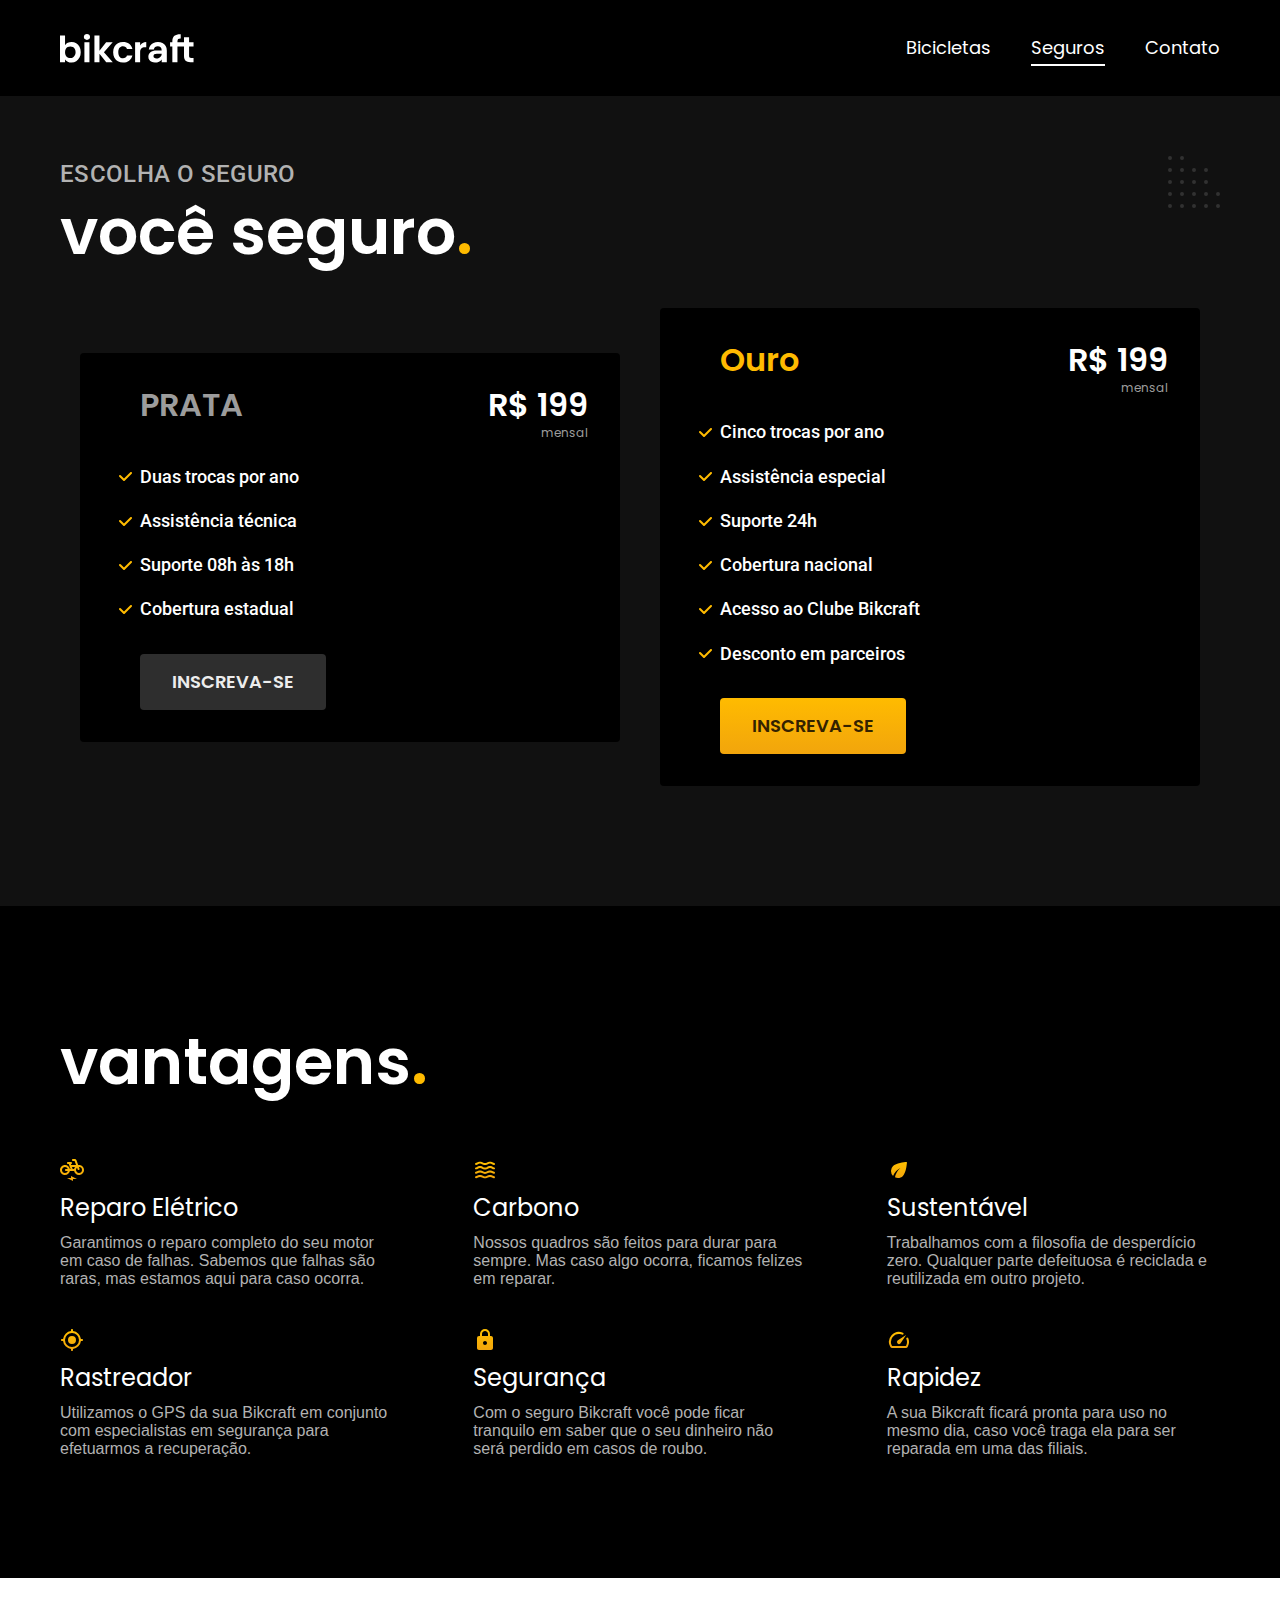
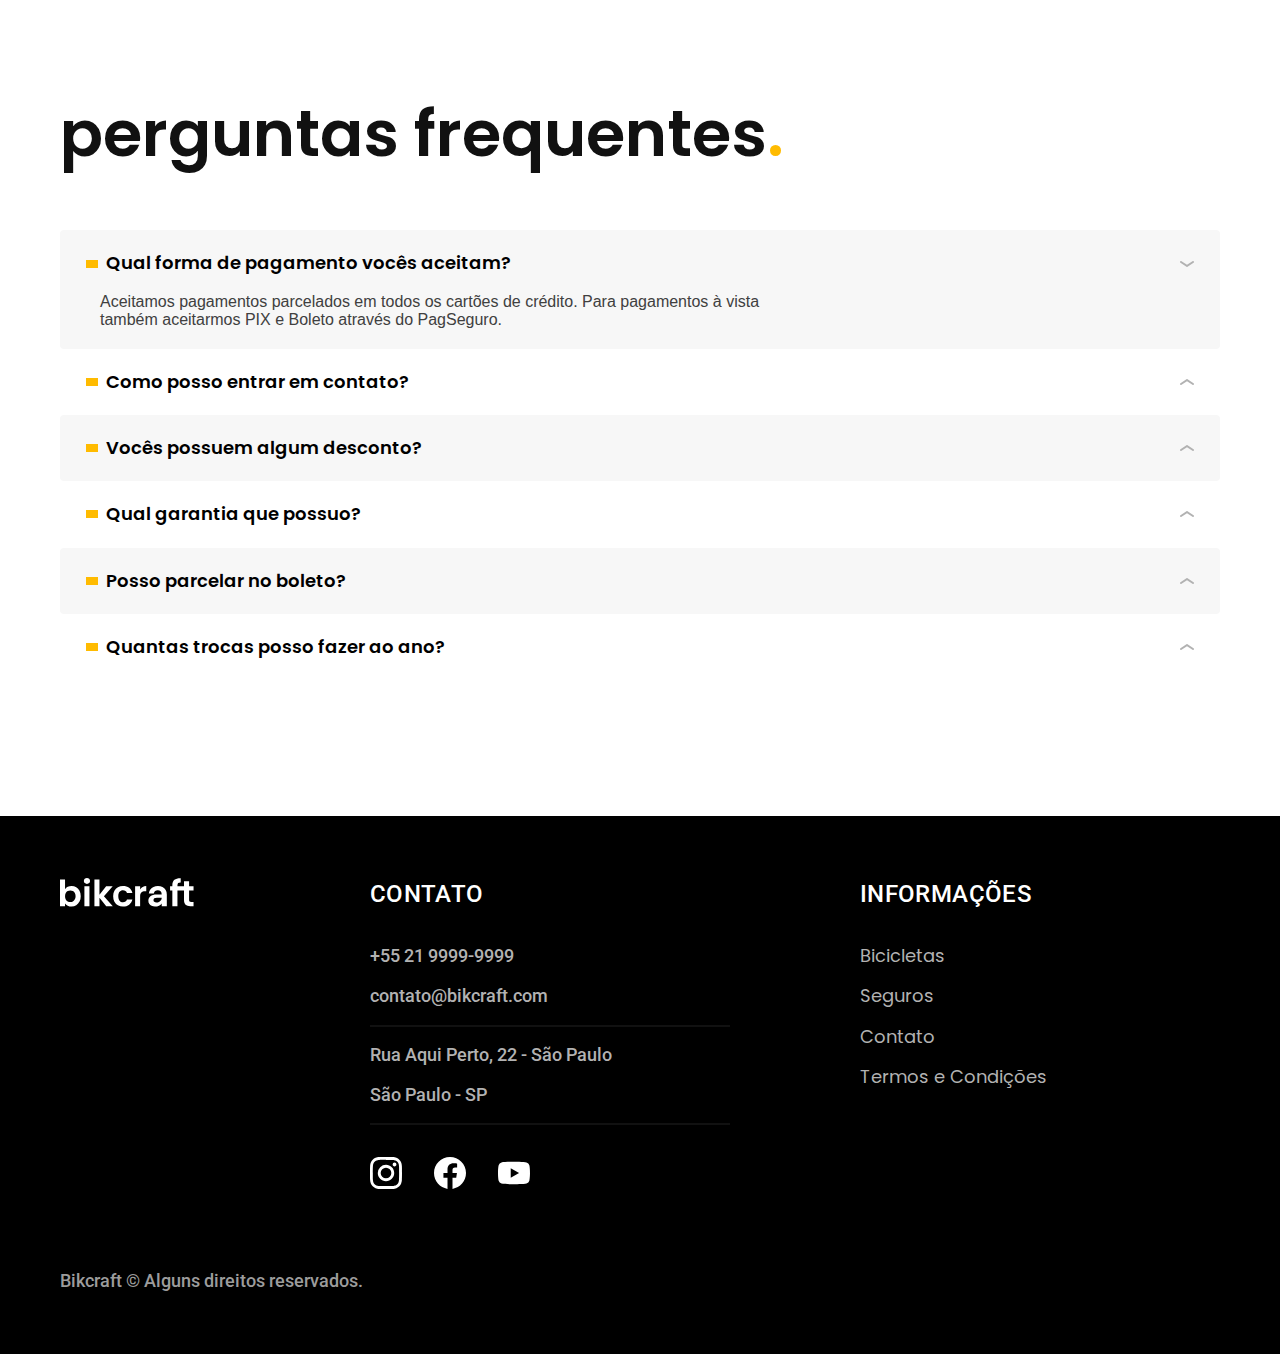
<file: seguros.html>
<!DOCTYPE html>
<html lang="pt-br">

<head>
  <meta charset="UTF-8">
  <meta name="viewport" content="width=device-width, initial-scale=1.0">
  <title>Seguros | Bikcraft - Bicicletas Elétricas</title>
  <meta name="description" content="Escolha de seguros, vantagens e perguntas frequentes">
  <link rel="icon" href="./favicon.svg" type="image/svg+xml">
  <link rel="preload" href="./css/style.min.css" as="style">
  <link rel="stylesheet" href="./css/style.min.css">

  <link rel=" preconnect" href="https://fonts.googleapis.com">
  <link rel="preconnect" href="https://fonts.gstatic.com" crossorigin>
  <link href="https://fonts.googleapis.com/css2?family=Merriweather:ital,wght@1,900&family=Poppins:wght@400;600&family=Roboto:wght@400;500&display=swap" rel="stylesheet">

  <script>document.documentElement.classList.add('js')</script>
</head>

<body id="seguros">
  <header class="header-bg">
    <div class="header container">
      <a href="./">
        <img src="./img/bikcraft.svg" alt="Bikcraft" width="136" height="32">
      </a>
      <nav aria-label="primaria">
        <ul class="header-menu font-1-m cor-0">
          <li><a href="./bicicletas.html">Bicicletas</a></li>
          <li><a href="./seguros.html">Seguros</a></li>
          <li><a href="./contato.html">Contato</a></li>
        </ul>
      </nav>
    </div>
  </header>

  <main class="seguros-bg">
    <div class="titulo-bg">
      <div class="titulo container">
        <p class="font-2-l-b cor-5">Escolha o seguro</p>
        <h1 class="font-1-xxl cor-0">você seguro<span class="cor-p1">.<span></h1>
        <div class="seguros container">
          <div class="seguros-item fadeInLeft" data-anime='200'>
            <h3 class="font-1-xl cor-6">PRATA</h3>
            <span class="font-1-xl cor-0">R$ 199 <span class="font-1-xs cor-6">mensal</span></span>
            <ul class="font-2-m cor-0">
              <li>Duas trocas por ano</li>
              <li>Assistência técnica</li>
              <li>Suporte 08h às 18h</li>
              <li>Cobertura estadual</li>
            </ul>
            <a class="btn secundario" href="./orcamento.html?tipo=seguro&produto=prata">Inscreva-se</a>
          </div>

          <div class="seguros-item fadeInRight" data-anime="400">
            <h3 class="font-1-xl cor-p1">Ouro</h3>
            <span class="font-1-xl cor-0">R$ 199 <span class="font-1-xs cor-6">mensal</span></span>
            <ul class="font-2-m cor-0">
              <li>Cinco trocas por ano</li>
              <li>Assistência especial</li>
              <li>Suporte 24h</li>
              <li>Cobertura nacional</li>
              <li>Acesso ao Clube Bikcraft</li>
              <li>Desconto em parceiros</li>
            </ul>
            <a class="btn" href="./orcamento.html?tipo=seguro&produto=ouro">Inscreva-se</a>
          </div>
        </div>
      </div>
    </div>
  </main>

  <article class="vantagens-bg">
    <div class="vantagens container">
      <h2 class="font-1-xxl cor-0">vantagens<span class="cor-p1">.</span></h2>
      <ul>
        <li><img src="./img/icones/eletrica.svg" alt="" width="24" height="24">
          <h3 class="font-1-l cor-0">Reparo Elétrico</h3>
          <p class="font-2-s cor-5">Garantimos o reparo completo do seu motor em caso de falhas. Sabemos que falhas são raras, mas estamos aqui para caso ocorra.</p>
        </li>
        <li><img src="./img/icones/carbono.svg" alt="" width="24" height="24">
          <h3 class="font-1-l cor-0">Carbono</h3>
          <p class="font-2-s cor-5">Nossos quadros são feitos para durar para sempre. Mas caso algo ocorra, ficamos felizes em reparar.</p>
        </li>
        <li><img src="./img/icones/sustentavel.svg" alt="" width="24" height="24">
          <h3 class="font-1-l cor-0">Sustentável</h3>
          <p class="font-2-s cor-5">Trabalhamos com a filosofia de desperdício zero. Qualquer parte defeituosa é reciclada e reutilizada em outro projeto.</p>
        </li>
        <li><img src="./img/icones/rastreador.svg" alt="" width="24" height="24">
          <h3 class="font-1-l cor-0">Rastreador</h3>
          <p class="font-2-s cor-5">Utilizamos o GPS da sua Bikcraft em conjunto com especialistas em segurança para efetuarmos a recuperação.</p>
        </li>
        <li><img src="./img/icones/seguro.svg" alt="" width="24" height="24">
          <h3 class="font-1-l cor-0">Segurança</h3>
          <p class="font-2-s cor-5">Com o seguro Bikcraft você pode ficar tranquilo em saber que o seu dinheiro não será perdido em casos de roubo.</p>
        </li>
        <li><img src="./img/icones/velocidade.svg" alt="" width="24" height="24">
          <h3 class="font-1-l cor-0">Rapidez</h3>
          <p class="font-2-s cor-5">A sua Bikcraft ficará pronta para uso no mesmo dia, caso você traga ela para ser reparada em uma das filiais.</p>
        </li>
      </ul>
    </div>
  </article>

  <article class="perguntas container">
    <h2 class="font-1-xxl">perguntas frequentes<span class="cor-p1">.</span></h2>

    <dl>
      <div>
        <dt><button class="font-1-m-b" aria-controls="pergunta1" aria-expanded="true">Qual forma de pagamento vocês aceitam?</button></dt>
        <dd id="pergunta1" class="font-2-s cor-9 ativa">Aceitamos pagamentos parcelados em todos os cartões de crédito. Para pagamentos à vista também aceitarmos PIX e Boleto através do PagSeguro.</dd>
      </div>
      <div>
        <dt><button class="font-1-m-b" aria-controls="pergunta2" aria-expanded="false">Como posso entrar em contato?</button></dt>
        <dd id="pergunta2" class="font-2-s cor-9">Aceitamos pagamentos parcelados em todos os cartões de crédito. Para pagamentos à vista também aceitarmos PIX e Boleto através do PagSeguro.</dd>
      </div>
      <div>
        <dt><button class="font-1-m-b" aria-controls="pergunta3" aria-expanded="false">Vocês possuem algum desconto?</button></dt>
        <dd id="pergunta3" class="font-2-s cor-9">Aceitamos pagamentos parcelados em todos os cartões de crédito. Para pagamentos à vista também aceitarmos PIX e Boleto através do PagSeguro.</dd>
      </div>
      <div>
        <dt><button class="font-1-m-b" aria-controls="pergunta4" aria-expanded="false">Qual garantia que possuo?</button></dt>
        <dd id="pergunta4" class="font-2-s cor-9">Aceitamos pagamentos parcelados em todos os cartões de crédito. Para pagamentos à vista também aceitarmos PIX e Boleto através do PagSeguro.</dd>
      </div>
      <div>
        <dt><button class="font-1-m-b" aria-controls="pergunta5" aria-expanded="false">Posso parcelar no boleto?</button></dt>
        <dd id="pergunta5" class="font-2-s cor-9">Aceitamos pagamentos parcelados em todos os cartões de crédito. Para pagamentos à vista também aceitarmos PIX e Boleto através do PagSeguro.</dd>
      </div>
      <div>
        <dt><button class="font-1-m-b" aria-controls="pergunta6" aria-expanded="false">Quantas trocas posso fazer ao ano?</button></dt>
        <dd id="pergunta6" class="font-2-s cor-9">Aceitamos pagamentos parcelados em todos os cartões de crédito. Para pagamentos à vista também aceitarmos PIX e Boleto através do PagSeguro.</dd>
      </div>
    </dl>
  </article>

  <footer class="footer-bg">
    <div class="footer container">
      <img src="./img/bikcraft.svg" width="136" height="32" alt="Bikcraft">
      <div class="footer-contato">
        <h3 class="font-2-l-b cor-0">Contato</h3>
        <ul class="font-2-m cor-5">
          <li><a href="tel:+552199999999">+55 21 9999-9999</a></li>
          <li><a href="mailto:zeigalz1.0@gmail.com">contato@bikcraft.com</a></li>
          <li>Rua Aqui Perto, 22 - São Paulo</li>
          <li>São Paulo - SP</li>
        </ul>
        <div class="footer-redes">
          <a href="./">
            <img src="./img/redes/instagram.svg" width="32" height="32" alt="Instagram">
          </a>
          <a href="./">
            <img src="./img/redes/facebook.svg" width="32" height="32" alt="Facebook">
          </a>
          <a href="./">
            <img src="./img/redes/youtube.svg" width="32" height="32" alt="Youtube">
          </a>
        </div>
      </div>
      <div class="footer-informacoes">
        <h3 class="font-2-l-b cor-0">Informações</h3>
        <nav>
          <ul class="font-1-m cor-5">
            <li><a href="./bicicletas.html">Bicicletas</a></li>
            <li><a href="./seguros.html">Seguros</a></li>
            <li><a href="./contato.html">Contato</a></li>
            <li><a href="./termos.html">Termos e Condições</a></li>
          </ul>
        </nav>
      </div>
      <p class="footer-copy font-2-m cor-6">Bikcraft © Alguns direitos reservados.</p>
    </div>
  </footer>
  <script src="./js/plugins/simple-anime.js"></script>
  <script src="./js/script.js"></script>
</body>

</html>
</file>
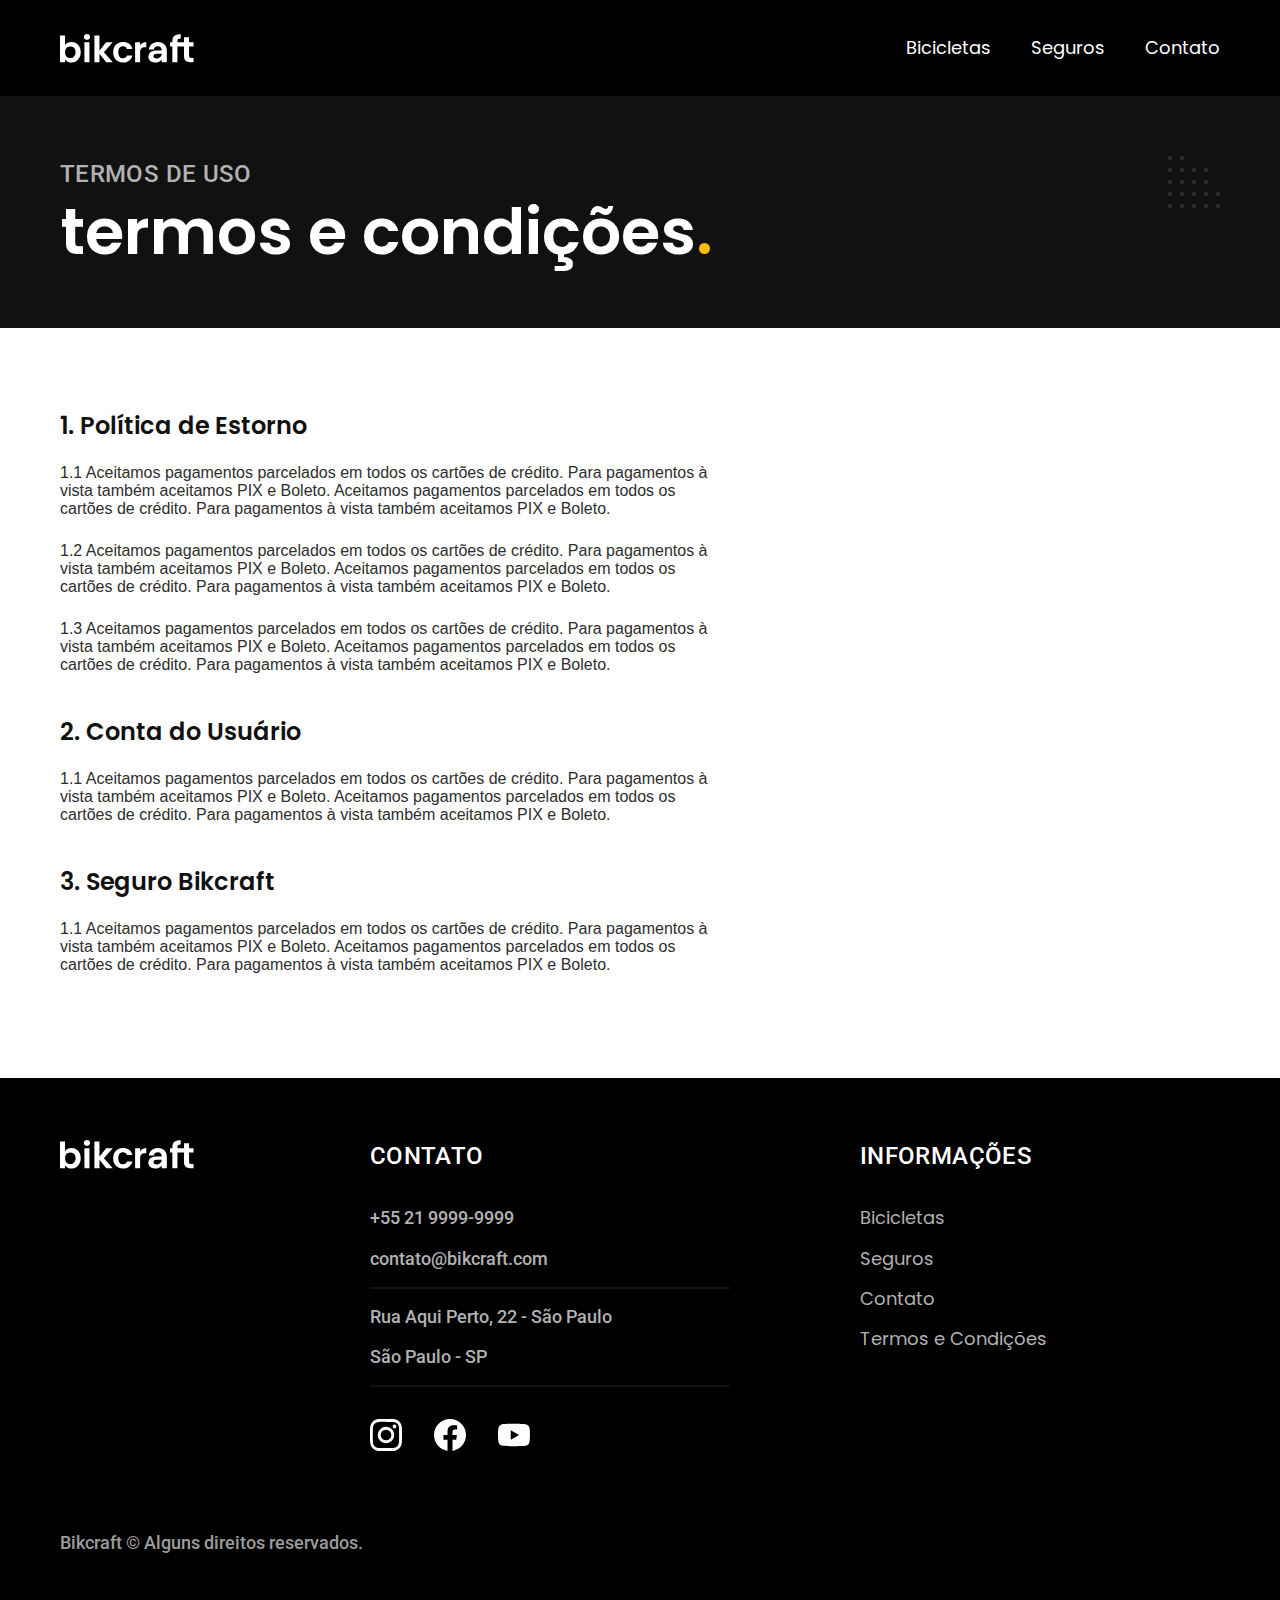
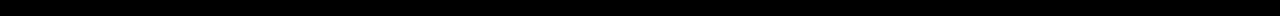
<file: termos.html>
<!DOCTYPE html>
<html lang="pt-br">

<head>
  <meta charset="UTF-8">
  <meta name="viewport" content="width=device-width, initial-scale=1.0">
  <title>Termos e Condições | Bikcraft - Bicicletas Elétricas</title>
  <meta name="description" content="Termos e Condições">
  <link rel="icon" href="./favicon.svg" type="image/svg+xml">
  <link rel="preload" href="./css/style.min.css" as="style">
  <link rel="stylesheet" href="./css/style.min.css">

  <link rel=" preconnect" href="https://fonts.googleapis.com">
  <link rel="preconnect" href="https://fonts.gstatic.com" crossorigin>
  <link href="https://fonts.googleapis.com/css2?family=Merriweather:ital,wght@1,900&family=Poppins:wght@400;600&family=Roboto:wght@400;500&display=swap" rel="stylesheet">

  <script>document.documentElement.classList.add('js')</script>
</head>

<body id="termos">
  <header class="header-bg">
    <div class="header container">
      <a href="./">
        <img src="./img/bikcraft.svg" alt="Bikcraft" width="136" height="32">
      </a>
      <nav aria-label="primaria">
        <ul class="header-menu font-1-m cor-0">
          <li><a href="./bicicletas.html">Bicicletas</a></li>
          <li><a href="./seguros.html">Seguros</a></li>
          <li><a href="./contato.html">Contato</a></li>
        </ul>
      </nav>
    </div>
  </header>

  <main>
    <div class="titulo-bg">
      <div class="titulo container">
        <p class="font-2-l-b cor-5">Termos de uso</p>
        <h1 class="font-1-xxl cor-0">termos e condições<span class="cor-p1">.<span></h1>
      </div>
    </div>
    <div class="termos container font-2-s cor-10">
      <h2 class="font-1-l cor-11">1. Política de Estorno</h2>
      <p>1.1 Aceitamos pagamentos parcelados em todos os cartões de crédito. Para pagamentos à vista também aceitamos PIX e Boleto. Aceitamos pagamentos parcelados em todos os cartões de crédito. Para pagamentos à vista também aceitamos PIX e Boleto.</p>
      <p>1.2 Aceitamos pagamentos parcelados em todos os cartões de crédito. Para pagamentos à vista também aceitamos PIX e Boleto. Aceitamos pagamentos parcelados em todos os cartões de crédito. Para pagamentos à vista também aceitamos PIX e Boleto.</p>
      <p>1.3 Aceitamos pagamentos parcelados em todos os cartões de crédito. Para pagamentos à vista também aceitamos PIX e Boleto. Aceitamos pagamentos parcelados em todos os cartões de crédito. Para pagamentos à vista também aceitamos PIX e Boleto.</p>

      <h2 class="font-1-l cor-11">2. Conta do Usuário</h2>
      <p>1.1 Aceitamos pagamentos parcelados em todos os cartões de crédito. Para pagamentos à vista também aceitamos PIX e Boleto. Aceitamos pagamentos parcelados em todos os cartões de crédito. Para pagamentos à vista também aceitamos PIX e Boleto.</p>

      <h2 class="font-1-l cor-11">3. Seguro Bikcraft</h2>
      <p>1.1 Aceitamos pagamentos parcelados em todos os cartões de crédito. Para pagamentos à vista também aceitamos PIX e Boleto. Aceitamos pagamentos parcelados em todos os cartões de crédito. Para pagamentos à vista também aceitamos PIX e Boleto.</p>
    </div>
  </main>

  <footer class="footer-bg">
    <div class="footer container">
      <img src="./img/bikcraft.svg" width="136" height="32" alt="Bikcraft">
      <div class="footer-contato">
        <h3 class="font-2-l-b cor-0">Contato</h3>
        <ul class="font-2-m cor-5">
          <li><a href="tel:+552199999999">+55 21 9999-9999</a></li>
          <li><a href="mailto:zeigalz1.0@gmail.com">contato@bikcraft.com</a></li>
          <li>Rua Aqui Perto, 22 - São Paulo</li>
          <li>São Paulo - SP</li>
        </ul>
        <div class="footer-redes">
          <a href="./">
            <img src="./img/redes/instagram.svg" width="32" height="32" alt="Instagram">
          </a>
          <a href="./">
            <img src="./img/redes/facebook.svg" width="32" height="32" alt="Facebook">
          </a>
          <a href="./">
            <img src="./img/redes/youtube.svg" width="32" height="32" alt="Youtube">
          </a>
        </div>
      </div>
      <div class="footer-informacoes">
        <h3 class="font-2-l-b cor-0">Informações</h3>
        <nav>
          <ul class="font-1-m cor-5">
            <li><a href="./bicicletas.html">Bicicletas</a></li>
            <li><a href="./seguros.html">Seguros</a></li>
            <li><a href="./contato.html">Contato</a></li>
            <li><a href="./termos.html">Termos e Condições</a></li>
          </ul>
        </nav>
      </div>
      <p class="footer-copy font-2-m cor-6">Bikcraft © Alguns direitos reservados.</p>
    </div>
  </footer>
  <script src="./js/script.js"></script>
</body>

</html>
</file>
<file: css/style.min.css>
body{margin:0;font-family:Arial,Helvetica,sans-serif;color:#111}blockquote,dd,h1,h2,h3,h4,p,ul{margin:0}ul{padding:0;list-style:none}a{text-decoration:none;color:inherit}img{max-width:100%;height:auto;display:block}img[src$=".jpg"]{border-radius:4px}.font-1-xs{font:400 0.75rem/1.35 Poppins,sans-serif}.font-2-xs{font:400 0.875rem/1.43 Roboto,sans-serif}.font-1-s{font:400 1rem/1.5 Poppins,sans-serif}.font-1-s{font:400 1rem/1.5 Roboto,sans-serif}.font-1-m,.font-1-m-b{font:400 1.125rem/1.35 Poppins,sans-serif}.font-1-m-b{font-weight:600}.font-2-m{font:500 1.125rem/1.35 Roboto,sans-serif}.font-1-l{font:400 1.5rem/1.5 Poppins,sans-serif}.font-2-l,.font-2-l-b{font:400 1.5rem/1.5 Roboto,sans-serif}.font-2-l-b{font-weight:500;letter-spacing:.015em;text-transform:uppercase}.font-1-xl{font:600 2rem/1.25 Poppins,sans-serif}.font-2-xl{font:500 2rem/1.25 Roboto,sans-serif}.font-1-xxl{font:600 4rem/1.125 Poppins,sans-serif}@media (max-width:1200px){.font-1-xxl{font-size:3rem}.font-2-l,.font-2-l-b{font-size:1.125rem}}@media (max-width:800px){.font-1-xxl{font-size:2rem}.font-1-xl,.font-2-xl{font-size:1.5rem}}:root{--cor-0:#fff;--cor-1:#f7f7f7;--cor-2:#ededed;--cor-3:#dedede;--cor-4:#cccc;--cor-5:#b2b2b2;--cor-6:#9c9c9c;--cor-7:#717171;--cor-8:#595959;--cor-9:#404040;--cor-10:#2e2e2e;--cor-11:#111;--cor-12:#000;--cor-p1:#ffbb00;--cor-p2:#e4a30b;--cor-p3:#a66f00;--cor-p4:#664400;--cor-p5:#332200}.cor-0{color:var(--cor-0)}.cor-1{color:var(--cor-1)}.cor-2{color:var(--cor-2)}.cor-3{color:var(--cor-3)}.cor-4{color:var(--cor-4)}.cor-5{color:#b2b2b2}.cor-6{color:var(--cor-5)}.cor-6{color:var(--cor-6)}.cor-7{color:var(--cor-7)}.cor-8{color:var(--cor-8)}.cor-9{color:var(--cor-9)}.cor-10{color:var(--cor-10)}.cor-11{color:var(--cor-11)}.cor-12{color:var(--cor-12)}.cor-p1{color:var(--cor-p1)}.cor-p2{color:var(--cor-p2)}.cor-p3{color:var(--cor-p3)}.cor-p4{color:var(--cor-p4)}.cor-p5{color:var(--cor-p5)}.js .fadeInDown{transform:translate3d(0,-20px,0)}.js .fadeInUp{transform:translate3d(0,20px,0)}.js .fadeInRight{transform:translate3d(20px,0,0)}.js .fadeInLeft{transform:translate3d(-20px,0,0)}.js [data-anime]{opacity:0}.js .anime{opacity:1;transform:none;transition:transform .8s,opacity .8s}.header-bg{background:var(--cor-12)}.header{display:flex;flex-wrap:wrap;justify-content:space-between;align-items:center;gap:20px;padding-top:20px;padding-bottom:20px}.header-menu{display:flex;flex-wrap:wrap;gap:40px}.header-menu a{color:var(--cor-0);display:inline-block;padding:16px 0;position:relative}.header-menu a:after{content:"";display:block;height:2px;width:0;background:var(--cor-0);margin-top:4px;transition:.3s;position:absolute}.header-menu a.ativo::after,.header-menu a:hover::after{width:100%}@media (max-width:800px){.header-menu{gap:20px}.header-menu a{background:var(--cor-11);padding:12px 16px;border-radius:4px}.header-menu a:hover{background:var(--cor-10)}.header a:after{display:none}}@media (max-width:600px){.header-menu{gap:12px}.header-menu a{padding:8px 12px;font-size:14px}}.footer-bg{background:var(--cor-12)}.footer{display:grid;grid-template-columns:3fr 5fr 4fr;gap:40px;padding-top:60px;padding-bottom:60px}.footer h3{margin-bottom:32px}.footer-contato ul{margin-bottom:32px}.footer-contato li:nth-child(even):after{content:"";display:block;max-width:360px;height:2px;background-color:var(--cor-11);margin-top:16px}.footer li{margin-bottom:16px}.footer-redes{display:flex;gap:32px}.footer a:hover{color:var(--cor-0)}.footer-copy{grid-column:1/-1;margin-top:40px}@media (max-width:800px){.footer>img{display:none}.footer{grid-template-columns:repeat(2,1fr)}}@media (max-width:600px){.footer{grid-template-columns:1fr;gap:60px}.footer-copy{margin-top:0}}:root{--padding:120px}.container{box-sizing:border-box;max-width:1200px;padding-left:20px;padding-right:20px;margin-left:auto;margin-right:auto}.btn{display:inline-block;padding:16px 32px;border-radius:4px;background:linear-gradient(#fb0,#f2a50c);box-shadow:0 1px 2px rgba(0,0,0,.1);text-transform:uppercase;color:var(--cor-p5);font:600 1.125rem/1.35 Poppins,sans-serif;max-width:max-content;border:none;cursor:pointer}.btn:hover{background:linear-gradient(#ffbb6d,#e59317)}.btn.secundario{background:var(--cor-10);color:var(--cor-2)}.btn.secundario:hover{background:var(--cor-9)}.btn.seta{display:flex;align-items:center}.btn.seta::after{content:"";display:inline-block;width:18px;height:10px;margin-left:12px;background:url("../img/icones/seta.svg");transition:transform .2s}.btn.seta:hover:after{transform:translateX(4px)}@media (max-width:600px){.btn{padding:12px 16px;font-size:1rem}}.link{display:inline-block;color:var(--cor-p1);text-transform:uppercase;font:500 1.5rem/1.5 Poppins,sans-serif;position:relative}.link::after{content:"";display:block;height:4px;width:100%;background:currentColor;margin-top:4px;position:absolute}.link:hover{color:var(--cor-0)}.titulo-bg{padding-top:60px;padding-bottom:60px;background:var(--cor-11)}.titulo{background:url("../img/dec/top-right.svg") no-repeat top right 20px}.titulo p{margin-bottom:4px}@media (max-width:800px){.titulo-bg{padding-top:40px;padding-bottom:40px}.titulo p{font-size:1rem;text-transform:lowercase;font-weight:400}}.form{display:grid;grid-template-columns:1fr 1fr;gap:20px}.form label{display:block;font:500 1rem/1.5 Poppins,sans-serif;margin-bottom:4px}.form input[type=email],.form input[type=text],.form textarea{font:400 1rem/1.5 Roboto,sans-serif;background:var(--cor-1);border:1px solid var(--cor-2);padding:12px;border-radius:4px;width:100%;box-sizing:border-box}.form input[type=email]:focus,.form input[type=text]:focus,.form textarea:focus{outline:0;border-color:var(--cor-p1);background:var(--cor-0);box-shadow:0 0 0 2px var(#fea)}.form .col-2{grid-column:span 2}@media (max-width:600px){.form{grid-template-columns:1fr}.form .col-2{grid-column:1}}.introducao-bg{background:var(--cor-12) url("../img/dec/bottom-left.svg") no-repeat bottom 160px left 20px;box-shadow:inset 0 -120px var(--cor-0)}.introducao{display:grid;grid-template-columns:1fr 1fr;gap:0 40px}.introducao-conteudo{align-self:end;padding-bottom:200px}.introducao img{height:100%;width:100%;object-fit:cover;border-radius:4px}.introducao h1{margin-bottom:32px}.introducao p{margin-bottom:20px}@media (max-width:800px){.introducao-bg{background:var(--cor-11);padding-top:40px;box-shadow:inset 0 -60px var(--cor-0)}.introducao{grid-template-columns:1fr;gap:32px}.introducao-conteudo{padding-bottom:0}.introducao h1{margin-bottom:16px}.introducao img{height:300px;width:100%}}.tecnologia-bg{background:var(--cor-11);box-shadow:inset 0 80px var(--cor-0),inset 0 -80px var(--cor-0)}.tecnologia{display:grid;grid-template-columns:1fr 1fr;gap:40px}.tecnologia-imagem img{width:100%;height:100%;object-fit:cover;object-position:left}.tecnologia-conteudo{padding-top:160px;padding-bottom:160px}.tecnologia-conteudo>span{display:block;margin-bottom:20px}.tecnologia-conteudo h2{margin-bottom:32px}.tecnologia-conteudo>p{margin-bottom:20px}.tecnologia a{margin-bottom:80px}.tecnologia-vantagens{display:flex;gap:40px}.tecnologia-vantagens h3{margin-bottom:8px;width:max-content}.tecnologia-vantagens img{width:24px;margin-bottom:8px}@media (max-width:800px){.tecnologia-bg{box-shadow:initial}.tecnologia{grid-template-columns:1fr}.tecnologia-conteudo{padding-top:60px;padding-bottom:60px}.tecnologia-imagem{display:none}.tecnologia a{margin-bottom:60px}}@media (max-width:600px){.tecnologia-vantagens{flex-direction:column}}.parceiros{padding-top:60px;padding-bottom:120px}.parceiros h2{margin-bottom:60px}.parceiros ul{padding:0 20px;max-width:1400px;display:grid;grid-template-columns:repeat(4,1fr);margin:0 auto}.parceiros li{display:flex;padding:32px;border-left:2px solid var(--cor-2)}.parceiros img{margin:auto}.parceiros li:first-child,.parceiros li:nth-child(5){border-left:none}.parceiros li:nth-child(n+5){border-top:2px solid var(--cor-2)}@media (max-width:800px){.parceiros{padding-bottom:60px}.parceiros li{display:flex;padding:20px}.parceiros h2{margin-bottom:20px}.parceiros ul{grid-template-columns:repeat(2,1fr)}.parceiros li:nth-child(n+3){border-top:2px solid var(--cor-2)}.parceiros li:nth-child(odd){border-left:none}}.depoimento{display:grid;grid-template-columns:1fr 1fr;background-color:var(--cor-p1);overflow:hidden}.depoimento img{width:100%;height:100%;object-fit:cover;border-radius:0}.depoimento-conteudo{padding:40px 40px 80px 80px;align-self:end;background:url("../img/dec/bottom-right-p.svg") no-repeat bottom 40px right 40px}.depoimento-conteudo p{max-width:28ch;font-family:Merriweather,serif;font-style:italic;font-weight:900;margin-bottom:32px;position:relative}.depoimento p::after,.depoimento p::before{font-size:5rem;color:var(--cor-p2);position:absolute}.depoimento p::before{content:"“";top:-20px;left:-50px}.depoimento p::after{content:"”"}@media (min-width:1200px){.depoimento img{max-height:520px}}@media (max-width:800px){.depoimento{grid-template-columns:1fr;text-align:center}.depoimento img{max-height:200px}.depoimento-conteudo{padding:40px 20px;justify-self:center}}.bicicletas-lista{padding-top:60px;padding-bottom:120px}.bicicletas-lista h2{margin-bottom:40px}.bicicletas-lista ul{display:flex;gap:40px;padding:0 20px 20px 20px;max-width:1400px;margin-left:auto;margin-right:auto;overflow-x:auto}#bicicleta .bicicletas-lista ul{padding:0 0 20px 0}.bicicletas-lista li{flex:1;min-width:280px}.bicicletas-lista a{display:block}.bicicletas-lista img{margin-bottom:16px}.bicicletas-lista h3{margin-bottom:8px;display:flex;align-items:center}.bicicletas-lista h3::before{content:"";background:var(--cor-p2);height:8px;width:12px;margin-right:8px;display:inline-block;transition:width .2s}.bicicletas-lista a:hover h3::before{width:24px}.bicicletas-lista li span{padding-left:20px}@media (max-width:800px){bicicletas-lista{padding-bottom:60px}}.bicicletas-bg{background:linear-gradient(to right,var(--cor-0) 30%,var(--cor-11) 0)}.bicicletas{display:grid;grid-template-columns:1fr 1fr;gap:40px;padding-top:60px;padding-bottom:60px;background:url("../img/dec/top-right.svg") no-repeat top 40px right 40px}.bicicletas-imagem{display:grid}.bicicletas-imagem img{grid-area:1/1}.bicicletas-imagem span{grid-area:1/1;place-self:start end;margin-top:20px;display:inline-block;background:var(--cor-12);padding:8px 16px 8px 8px;border-radius:4px 0 0 4px}.bicicletas-conteudo{display:grid;grid-template-columns:1fr auto;align-content:start}.bicicletas h2,.bicicletas p{grid-column:1/-1}.bicicletas h2{margin-bottom:20px}.bicicletas h2::before{content:"";display:block;width:12px;height:8px;background:var(--cor-p1);margin-bottom:8px}.bicicletas p{margin-bottom:32px}.bicicletas a{place-self:end}.bicicletas li{display:flex;align-items:center}.bicicletas ul{display:grid;gap:16px}.bicicletas-conteudo img{width:24px;margin-right:8px}@media (max-width:800px){.bicicletas-bg{background:var(--cor-11)}.bicicletas{grid-template-columns:1fr;gap:20px;padding-top:40px;padding-bottom:40px}}@media (max-width:600px){.bicicletas-conteudo{grid-template-columns:1fr}.bicicletas ul{font-size:1rem;grid-template-columns:1fr 1fr;margin-bottom:32px}.bicicletas a{place-self:start}}.bicicleta{display:grid;grid-template-columns:1fr 1fr;align-items:start;gap:40px;padding-top:60px;padding-bottom:60px}#bicicleta .titulo p{text-transform:uppercase}.bicicleta-imagens{display:flex;flex-wrap:wrap;gap:20px}.bicicleta-imagens img{flex:1;min-width:200px}.bicicleta-imagens img:first-child{min-width:100%}.bicicleta-conteudo>p{margin-bottom:32px}.bicicleta-comprar{display:grid;grid-template-columns:max-content auto;align-items:center;justify-items:start;gap:8px 12px;margin-bottom:40px}.bicicleta-comprar a{grid-row:span 2}.bicicleta-comprar span{display:flex;align-items:center;background:var(--cor-12);gap:8px;padding:4px 8px;border-radius:4px}.bicicleta-conteudo h2{text-transform:uppercase;letter-spacing:.015em;margin-bottom:12px}.bicicleta-ficha,.bicicleta-informacoes{padding:32px;background:var(--cor-12);border-radius:4px}.bicicleta-informacoes{margin-bottom:40px;display:grid;grid-template-columns:1fr 1fr;gap:32px}.bicicleta-informacoes img{width:24px;margin-bottom:8px}.bicicleta-informacoes h3{margin-bottom:8px}.bicicleta-ficha li{padding:4px 0;display:flex;justify-content:space-between;border-bottom:1px solid var(--cor-11)}.bicicleta-ficha li:last-child{border-bottom:none}.bicicleta-ficha span{color:var(--cor-6)}@media (max-width:800px){.bicicleta{grid-template-columns:1fr;padding-top:40px;padding-bottom:40px}.bicicleta-imagens{grid-row:2}}@media (max-width:400px){.bicicleta-informacoes{grid-template-columns:1fr}.bicicleta-comprar{grid-template-columns:1fr}}.seguro-bg{background:var(--cor-11);box-shadow:inset 0 120px var(--cor-0),inset 0 -120px var(--cor-12)}.seguro{display:grid;grid-template-columns:1fr 1fr;gap:40px}.seguro-imagem img{width:100%;height:100%;object-fit:cover}.seguro-conteudo{padding-top:180px;padding-bottom:180px}.seguro h2{margin-bottom:32px}.seguro p{margin-bottom:20px}@media (max-width:800px){.seguro-bg{box-shadow:inset 0 -60 var(--cor-12)}.seguro-imagem img{height:200px}.seguro{grid-template-columns:1fr}.seguro-conteudo{grid-row:1;padding-top:40px;padding-bottom:0}}.seguros-bg{background:var(--cor-11)}.seguros{padding-top:60px;padding-bottom:60px;display:grid;grid-template-columns:repeat(2,1fr);gap:40px;align-items:center}#seguros .seguros{padding-top:40px}.seguros h2{grid-column:1/-1}.seguros-item{display:grid;grid-template-columns:1fr auto;background:var(--cor-12);padding:32px 32px 32px 60px;border-radius:4px}.seguros-item h3{margin-bottom:40px}.seguros-item span{grid-column:2;display:block;text-align:right}.seguros-item ul{grid-column:1/-1;margin-bottom:32px}.seguros-item li{display:flex;align-items:center;position:relative}.seguros-item li+li{margin-top:20px}.seguros-item li::before{content:"";display:inline-block;width:13px;height:9px;background-image:url("../img/icones/lista.svg");position:absolute;left:-21px}.seguros-item a{grid-column:1/-1}@media (max-width:800px){.seguros{grid-template-columns:1fr}}.vantagens-bg{background:var(--cor-12)}.vantagens{padding-top:120px;padding-bottom:120px}.vantagens h2{margin-bottom:60px}.vantagens ul{display:grid;grid-template-columns:repeat(auto-fit,minmax(280px,max-content));gap:40px 80px}.vantagens h3,.vantagens img{margin-bottom:8px}@media (max-width:800px){.vantagens{--padding:60px}.vantagens h2{margin-bottom:40px}.vantagens ul{gap:20px}}.perguntas{padding-top:var(--padding);padding-bottom:var(--padding)}.perguntas h2{margin-bottom:60px}.perguntas dl>div{padding:20px;border-radius:4px}.perguntas dl>div:nth-child(odd){background:var(--cor-1)}.perguntas button{display:grid;grid-template-columns:auto 1fr auto;align-items:center;gap:8px;cursor:pointer;border:none;background:0 0;width:100%;text-align:left}.perguntas button::before{content:"";display:inline-block;width:12px;height:8px;background:var(--cor-p1)}.perguntas button::after{content:"";display:inline-block;width:14px;height:6px;background:url("../img/icones/seta-abrir.svg");transition:.3s}.perguntas button:hover::after,.perguntas button[aria-expanded=true]::after{transform:rotate(180deg)}.js .perguntas dd{display:none}.js .perguntas dd.ativa{display:block}.perguntas dd{padding-left:20px;padding-top:16px;max-width:80ch}@media (max-width:800px){.perguntas{--padding:60px}.perguntas h3{margin-bottom:40px}}#contato{background:linear-gradient(var(--cor-11) 600px,var(--cor-1) 0)}.contato{display:grid;grid-template-columns:5fr 7fr}.contato-dados,.contato-formulario{padding:60px;box-shadow:0 1px 2px rgba(0,0,0,.1)}.contato-dados{border-radius:5px 0 0 5px;background:var(--cor-12) url("../img/dec/bottom-left.svg") no-repeat bottom 20px left 20px}.contato-formulario{border-radius:0 5px 0 5px 0;background:var(--cor-0) url("../img/dec/bottom-right.svg") no-repeat bottom 20px right 20px}.contato-dados h2{margin-bottom:60px}.contato-endereco{margin-bottom:32px;padding-left:28px;background:url("../img/icones/local.svg") no-repeat 0 -2px}.contato-endereco p{margin-bottom:8px}.contato-meios a{display:block;max-width:max-content;margin-bottom:8px;padding-left:28px}.contato-meios a:hover{color:var(--cor-0)}.contato-meios a:first-child{background:url("../img/icones/email.svg") no-repeat 0}.contato-meios a:nth-child(2){margin-bottom:32px}.contato-meios a:nth-child(3){background:url("../img/icones/telefone.svg") no-repeat 0;margin-bottom:60px}.contato-redes{display:flex;gap:32px;padding-left:28px}@media (max-width:800px){.contato{grid-template-columns:1fr}.contato-dados,.contato-formulario{padding:20px}.contato-dados{border-radius:5px 5px 0 0;background:var(--cor-12)}.contato-formulario{border-radius:0 0 5px 5px}.contato-dados h2,.contato-meios a:nth-child(3){margin-bottom:32px}.contato-redes{margin-bottom:12px}}.lojas{display:grid;grid-template-columns:1fr 1fr;gap:0 40px;padding-top:120px;padding-bottom:120px}.lojas h2{grid-column:1/-1;margin-bottom:60px}.lojas img{border-radius:4px 4px 0 0}.lojas-item{border-radius:4px;background:var(--cor-0);box-shadow:0 1px 2px rgba(0,0,0,.1)}.lojas-conteudo{display:grid;grid-template-columns:1fr 1fr;gap:32px 16px;padding:32px}.lojas-conteudo h3,.lojas-tempo{grid-column:1/-1}.lojas-dados{display:grid;gap:8px;border-left:2px solid var(--cor-2);padding-left:12px}.lojas-tempo{display:flex;align-items:center;gap:8px}@media (max-width:800px){.lojas{gap:20px;padding-top:60px;padding-bottom:60px}.lojas h2{margin-bottom:32px}.lojas-conteudo{grid-template-columns:1fr}}@media (max-width:600px){.lojas{grid-template-columns:1fr}}.termos{padding-top:80px;padding-bottom:80px}.termos h2{font-weight:600;margin-bottom:20px}.termos p+h2{margin-top:40px}.termos p{max-width:75ch;margin-bottom:24px}#orcamento{background:linear-gradient(var(--cor-11) 600px,var(--cor-1) 0)}.orcamento{display:grid;grid-template-columns:5fr 7fr;padding-bottom:120px}.orcamento h2{text-transform:uppercase;position:relative;display:flex;align-items:center}.orcamento h2::before{content:"";display:inline-block;width:4px;height:8px;background:var(--cor-p1);position:absolute;left:-12px}.orcamento-dados,.orcamento-produto{padding:60px;box-shadow:0 1px 2px rgb(0,0,0,.1)}.orcamento-termos{margin-top:10px;display:flex;align-items:center;gap:10px}.orcamento-produto{border-radius:5px 0 0 5px;background:var(--cor-12) url("../img/dec/bottom-left.svg") no-repeat bottom 20px left 20px;display:grid;grid-template-columns:1fr 1fr;gap:20px;align-content:start}.orcamento-produto>*{grid-column:1/-1}.orcamento-produto>label{grid-column:initial}.orcamento-produto label{font:400 1rem/1.5 Poppins,sans-serif;color:var(--cor-4);background:var(--cor-10);padding:12px 16px;border-radius:4px;cursor:pointer;display:grid;grid-template-columns:auto 1fr auto;align-items:center;border:1px solid var(--cor-10)}.select{width:100%;padding:15px 16px;box-sizing:border-box;border-radius:4px;background:var(--cor-1);cursor:pointer;border:1px solid var(--cor-2)}.select option{color:var(--cor-11)}.select:focus{box-shadow:0 0 0 2px var(--cor-p1)}.orcamento-produto input:checked+label{background:var(--cor-0);color:var(--cor-11)}.orcamento-produto label::before{content:"";display:inline-block;box-sizing:border-box;width:12px;height:12px;border:1px solid var(--cor-6);border-radius:50%;margin-right:8px}.orcamento-produto input:checked+label::before{border-color:var(--cor-7);box-shadow:inset 0 0 0 3px var(--cor-3),inset 0 0 0 6px var(--cor-7)}.orcamento-produto label:hover{background:var(--cor-9);border-color:var(--cor-9)}.orcamento-produto input:focus+label{box-shadow:0 0 0 2px var(--cor-p1);border-color:var(--cor-12)}.orcamento-produto label span{display:none}.orcamento-produto input:checked+label span{display:inline-block}.orcamento-produto input{opacity:0;position:absolute;pointer-events:none}.orcamento-dados{border-radius:0 5px 5px 0;background:var(--cor-0) url("../img/dec/bottom-right.svg") no-repeat bottom 20px right 20px}.orcamento-conteudo{display:none}.orcamento-conteudo h2,.orcamento-dados h2:nth-of-type(n+2){margin-top:20px}#bikcraft:checked~#orcamento-bikcraft,#seguro:checked~#orcamento-seguro{display:grid;gap:20px}.orcamento-detalhes{background:var(--cor-0);padding:20px;grid-template-columns:1fr 1fr;border-radius:4px;align-items:center;display:none}.orcamento-detalhes li{display:flex;align-items:center;margin-bottom:8px}.orcamento-detalhes li img{width:16px;margin-right:8px}.orcamento-produto input:checked+label+.orcamento-detalhes{display:grid}@media (max-width:1200px){.orcamento-dados,.orcamento-produto{padding:32px}}@media (max-width:800px){.orcamento{grid-template-columns:1fr}.orcamento-produto{border-radius:5px 5px 0 0;background:var(--cor-12)}.orcamento-dados{border-radius:0 0 5px 5px}}@media (max-width:400px){.orcamento-produto{grid-template-columns:1fr}}
</file>
